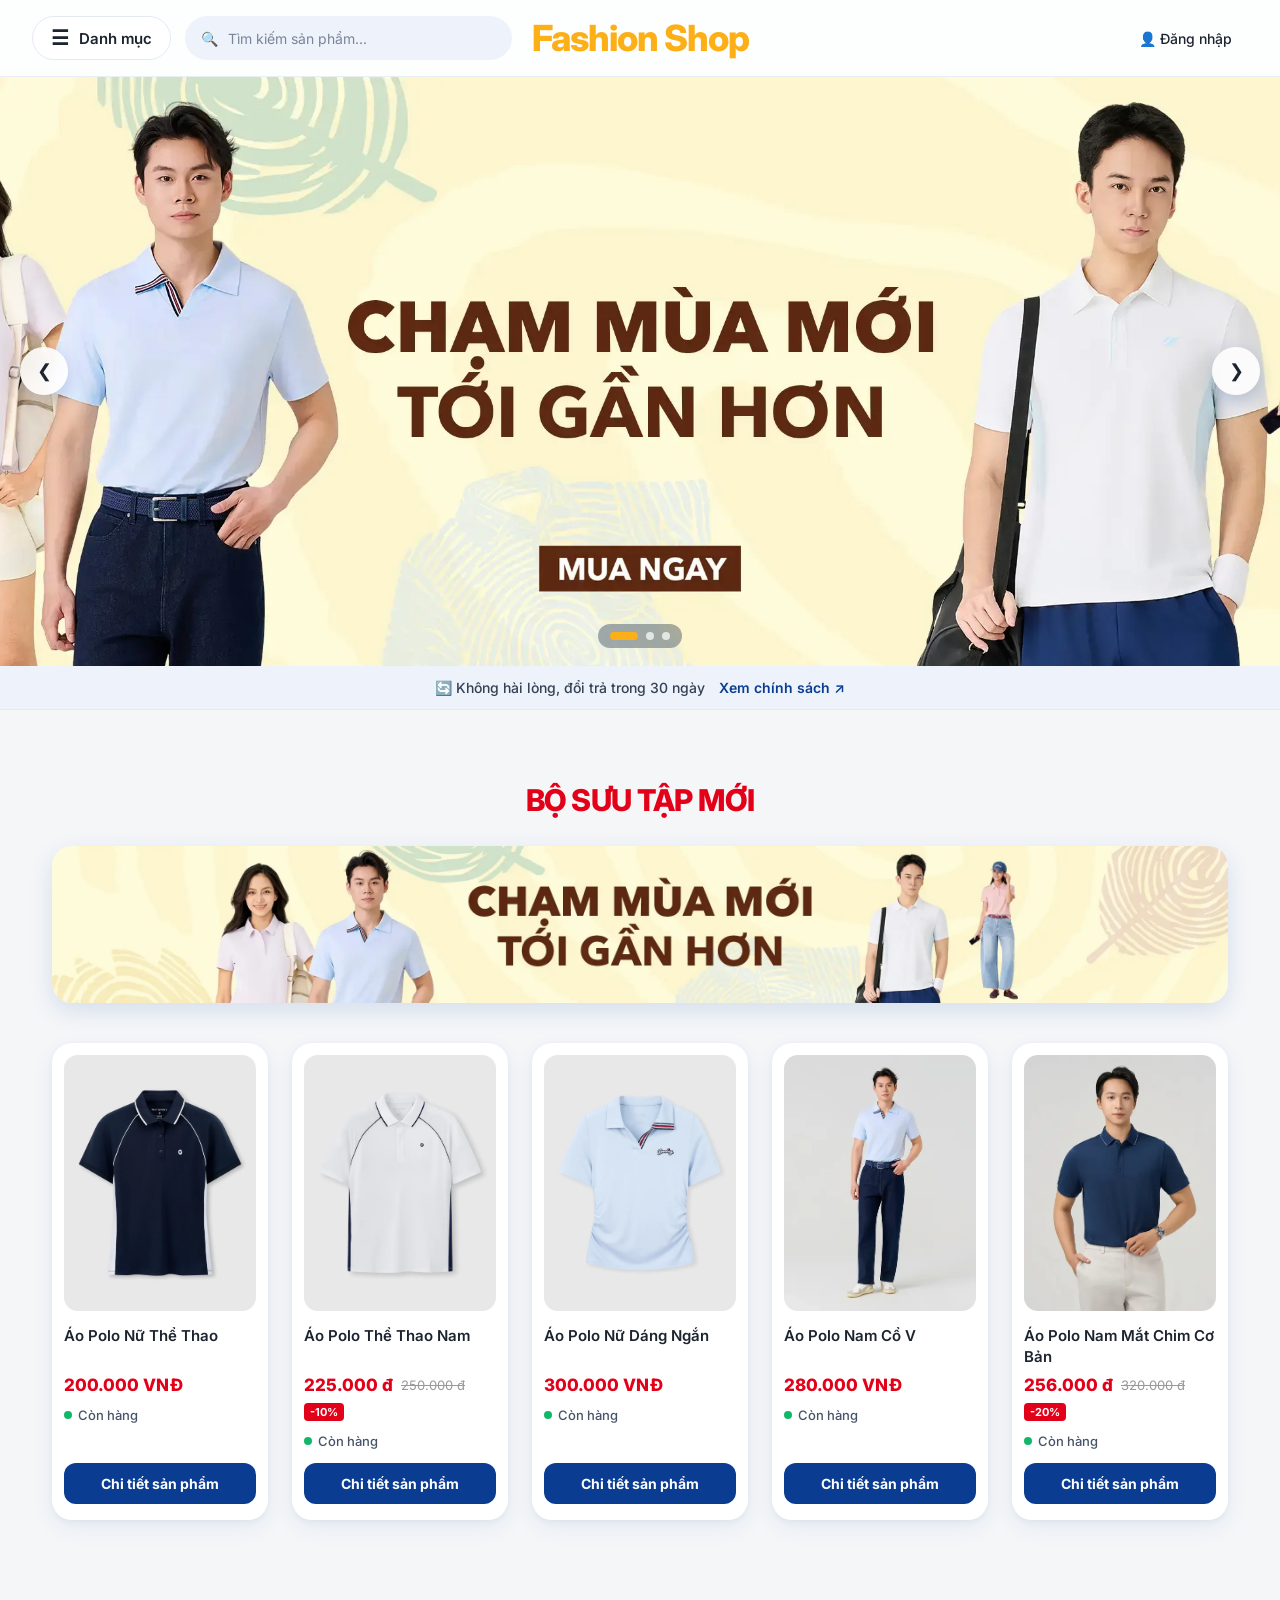
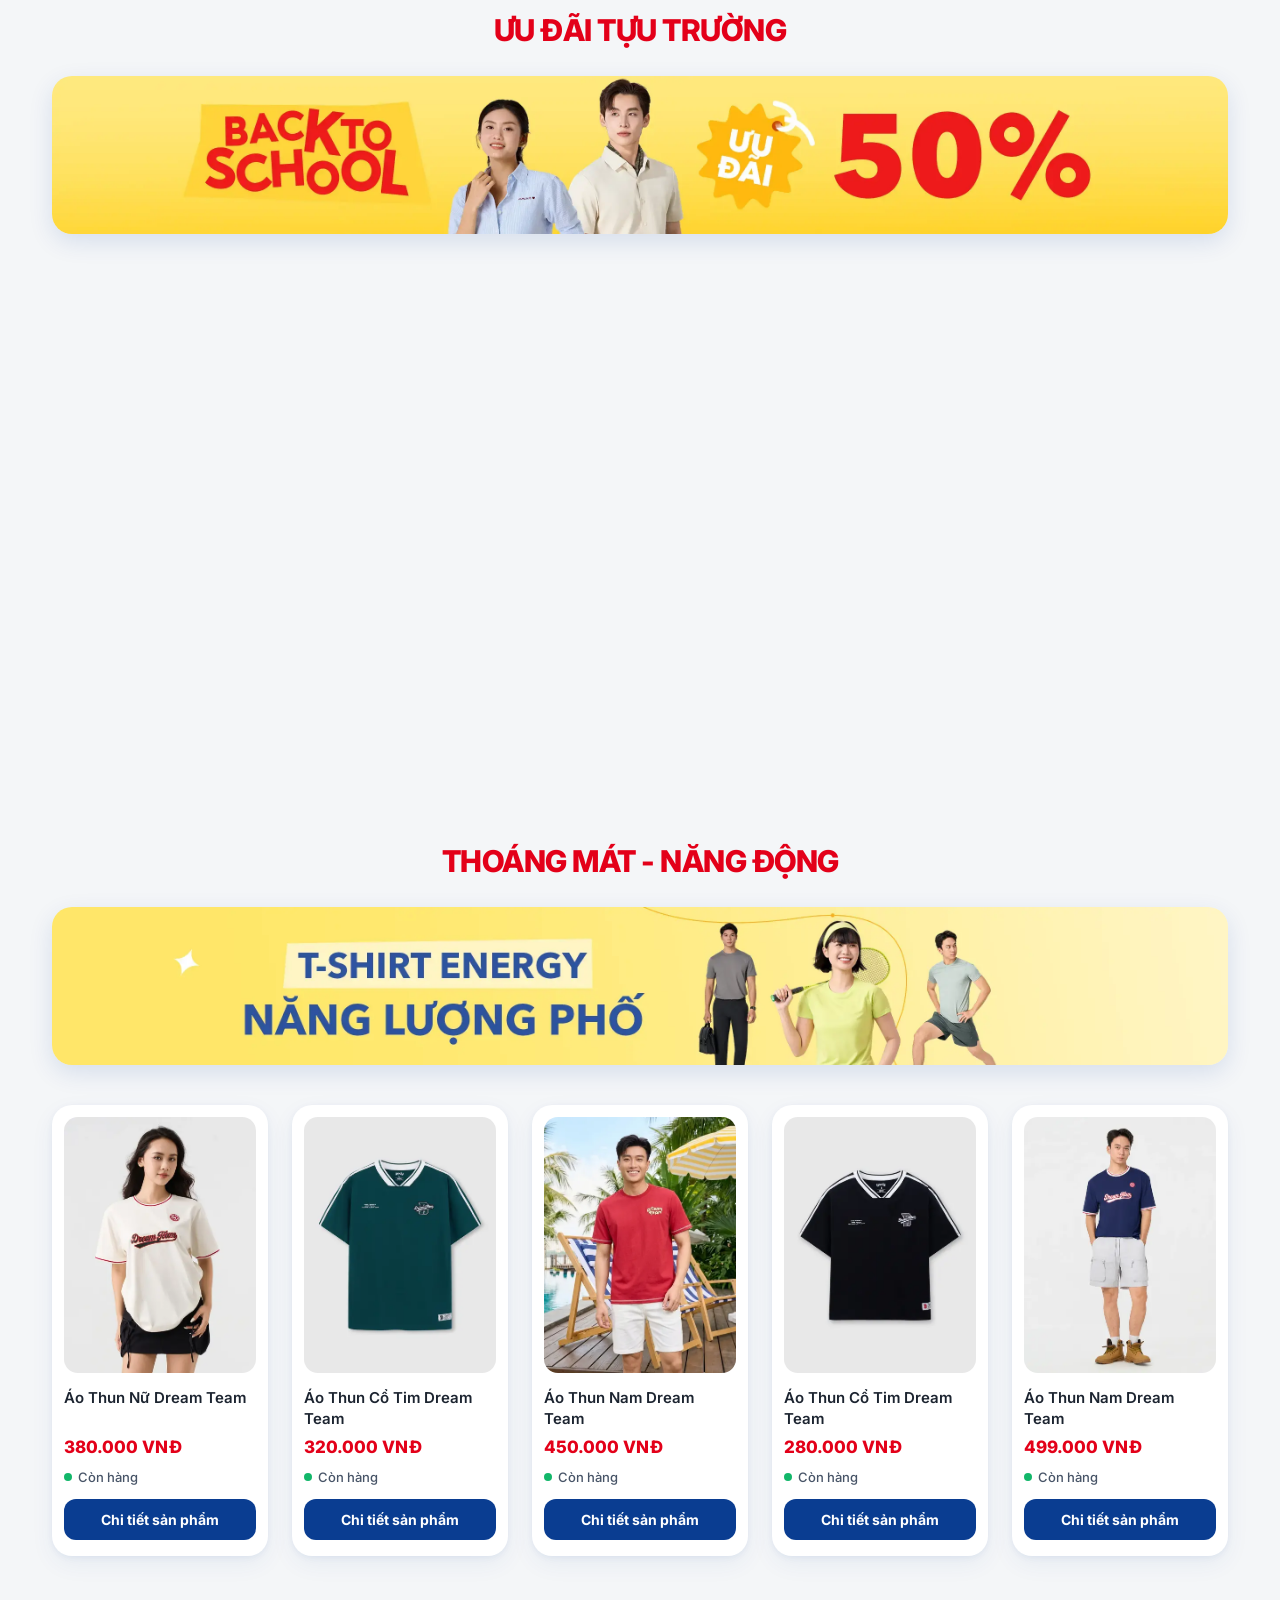
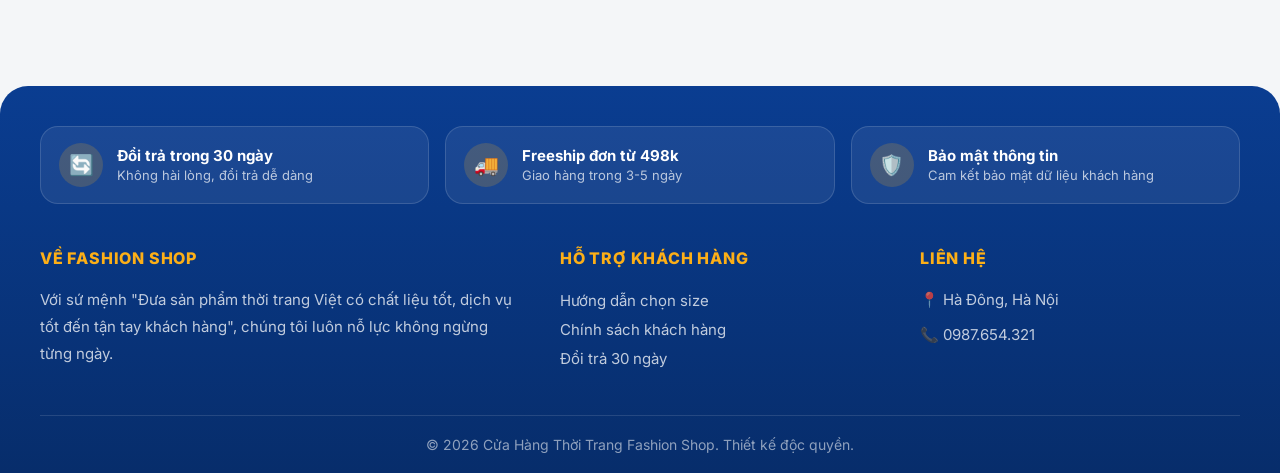
<file: index.html>
<!DOCTYPE html>
<html lang="vi">
<head>
    <meta charset="UTF-8">
    <title>Fashion Shop - Trang chủ</title>
    <link rel="stylesheet" href="style.css">
</head>
<body>
    <!-- Header sẽ được JS tự động chèn vào đây -->

    <section class="hero-chuyen">
        <div id="bang-chuyen">
            <div class="slide" onclick="document.getElementById('bo-suu-tap-1').scrollIntoView({behavior: 'smooth'})" style="background-image: url('km/km1.png');"></div>
            <div class="slide" onclick="document.getElementById('bo-suu-tap-2').scrollIntoView({behavior: 'smooth'})" style="background-image: url('km/km2.png');"></div>
            <div class="slide" onclick="document.getElementById('bo-suu-tap-3').scrollIntoView({behavior: 'smooth'})" style="background-image: url('km/km3.png');"></div>
        </div>
        <button id="nut-lui" aria-label="Ảnh trước">❮</button>
        <button id="nut-toi" aria-label="Ảnh sau">❯</button>
        <div id="cham-chuyen" class="cham-chuyen"></div>
    </section>

    <div class="thanh-doi-tra">
        🔄 Không hài lòng, đổi trả trong 30 ngày <a href="#">Xem chính sách ↗</a>
    </div>

    <!-- BỘ SƯU TẬP 1 -->
    <div id="bo-suu-tap-1" class="phan-cach-khu-vuc"><h2>BỘ SƯU TẬP MỚI</h2></div>
    <div class="khung-banner">
        <img src="km/km4.png" alt="Banner Khuyến Mãi 4">
    </div>
    <main class="khu-san-pham">
        <div class="danh-sach-san-pham" id="khu-vuc-sp-1"></div>
    </main>

    <!-- BỘ SƯU TẬP 2 -->
    <div id="bo-suu-tap-2" class="phan-cach-khu-vuc"><h2>Ưu đãi tựu trường</h2></div>
    <div class="khung-banner">
        <img src="km/km5.png" alt="Banner Khuyến Mãi 5">
    </div>
    <main class="khu-san-pham">
        <div class="danh-sach-san-pham" id="khu-vuc-sp-2"></div>
    </main>

    <!-- BỘ SƯU TẬP 3 -->
    <div id="bo-suu-tap-3" class="phan-cach-khu-vuc"><h2>Thoáng mát - Năng động</h2></div>
    <div class="khung-banner">
        <img src="km/km6.png" alt="Banner Khuyến Mãi 6">
    </div>
    <main class="khu-san-pham khu-san-pham-cuoi">
        <div class="danh-sach-san-pham" id="khu-vuc-sp-3"></div>
    </main>

    <!-- Footer và Các cửa sổ nổi sẽ được JS tự động chèn vào đây -->
    <script src="script.js"></script>
</body>
</html>
</file>
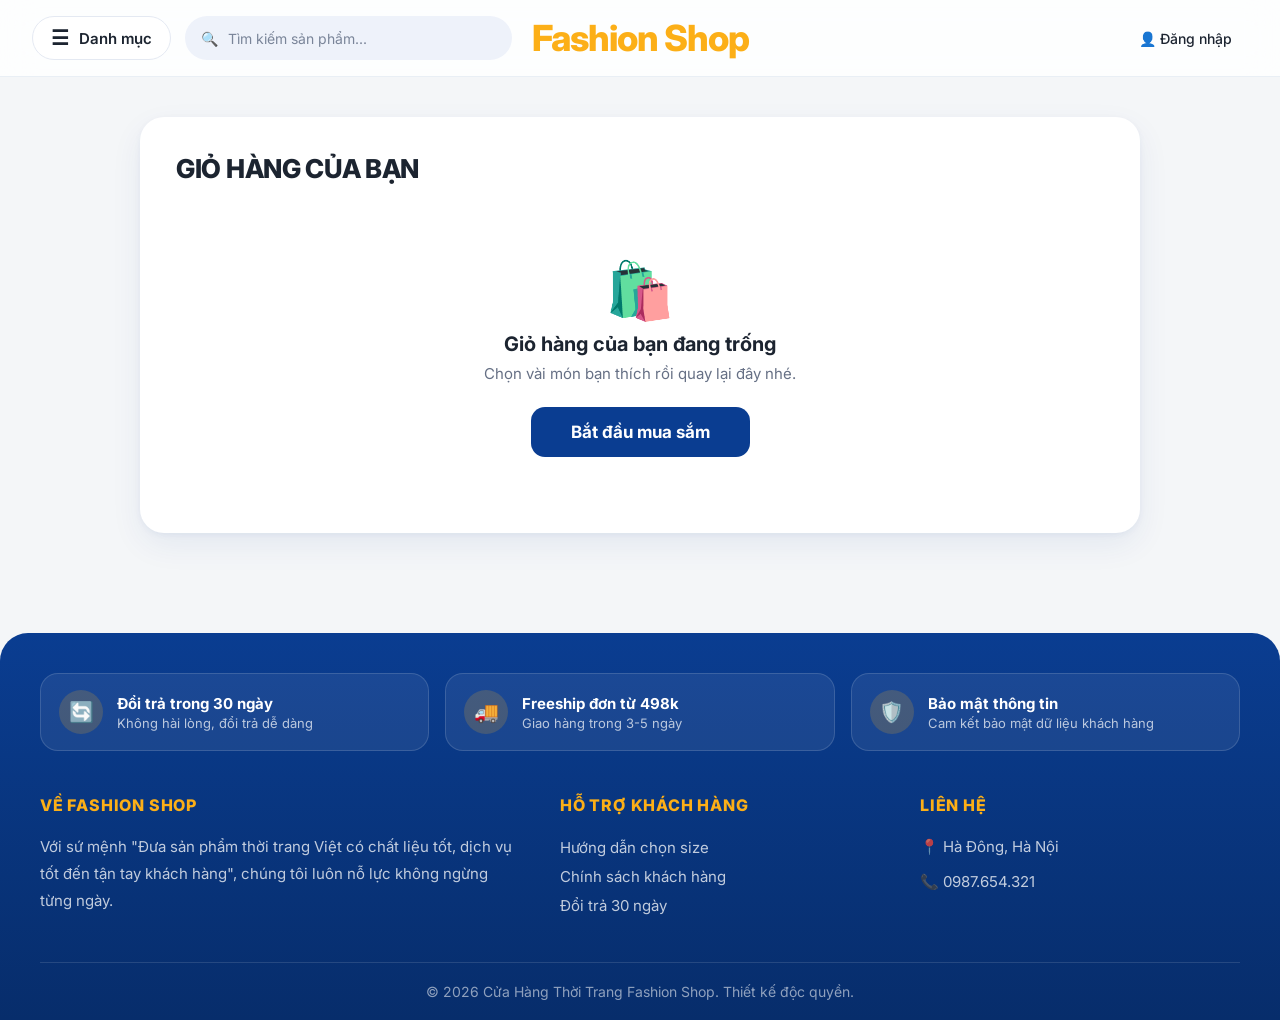
<file: giohang.html>
<!DOCTYPE html>
<html lang="vi">
<head>
    <meta charset="UTF-8">
    <title>Giỏ Hàng Của Bạn - Fashion Shop</title>
    <link rel="stylesheet" href="style.css">
</head>
<body>
    <!-- Header sẽ được JS tự động chèn vào đây -->

    <main>
        <div class="khu-vuc-thanh-toan">
            <h2 class="tieu-de-gio-hang">GIỎ HÀNG CỦA BẠN <span id="so-san-pham-gio" class="so-san-pham-gio"></span></h2>

            <div id="thanh-freeship" class="thanh-freeship">
                <div id="freeship-chu" class="freeship-chu"></div>
                <div class="freeship-nen"><div id="freeship-tien" class="freeship-tien"></div></div>
            </div>

            <div class="thanh-tieu-de-gio gio-luoi">
                <div class="gio-o-chon"><input type="checkbox" id="check-all" class="hop-checkbox" title="Chọn tất cả"></div>
                <div>Sản phẩm</div>
                <div class="gio-o-gia">Đơn giá</div>
                <div class="gio-o-sl">Số lượng</div>
                <div class="gio-o-tien">Thành tiền</div>
                <div class="gio-o-xoa"></div>
            </div>

            <div id="danh-sach-mua"></div>

            <div class="gio-thanh-thanh-toan">
                <div class="tong-ket-gio">
                    <span class="chu-tong">Tổng cộng <small id="so-mon-chon"></small></span>
                    <span class="so-tong"><span id="tong-tien">0</span> VNĐ</span>
                </div>

                <div class="khu-vuc-nut-mua">
                    <a href="index.html" class="nut-quay-lai">🔙 Tiếp tục mua sắm</a>
                    <button id="nut-thanh-toan" class="nut-thanh-toan-moi">💳 Thanh toán ngay</button>
                </div>
            </div>
        </div>
    </main>

    <!-- Footer và Các cửa sổ nổi sẽ được JS tự động chèn vào đây -->
    <script src="script.js"></script>
</body>
</html>
</file>
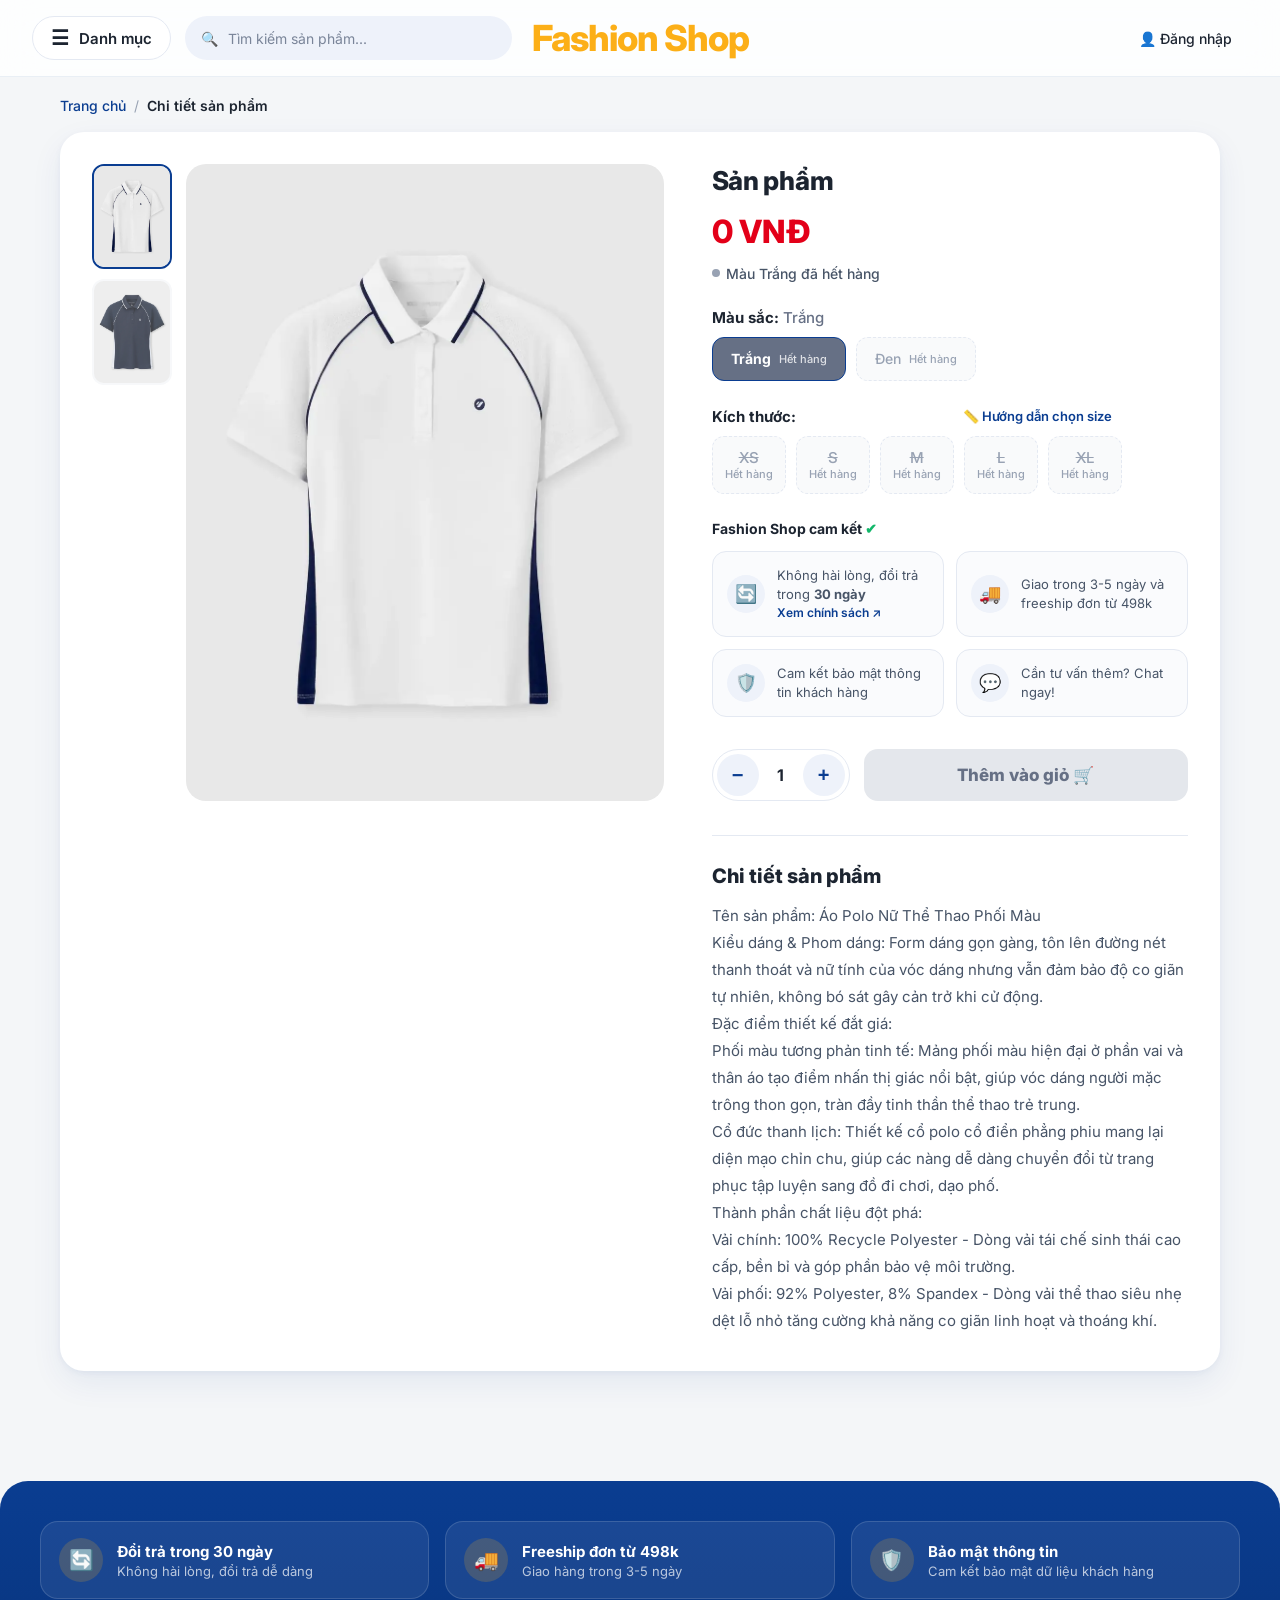
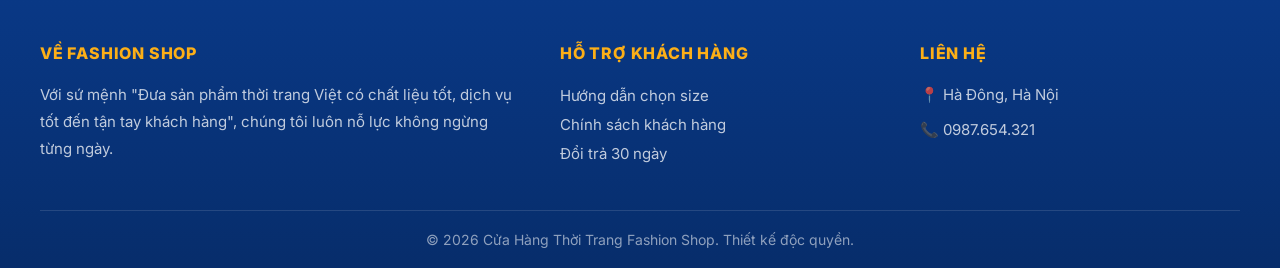
<file: sp.html>
<!DOCTYPE html>
<html lang="vi">
<head>
    <meta charset="UTF-8">
    <title>Chi Tiết Sản Phẩm - Fashion Shop</title>
    <link rel="stylesheet" href="style.css">
</head>
<body>
    <!-- Header sẽ được JS tự động chèn vào đây -->

    <main class="container-sp">
        <nav class="duong-dan-breadcrumb" aria-label="Đường dẫn">
            <a href="index.html">Trang chủ</a><span class="phan-cach-bc">/</span><span class="bc-hien-tai">Chi tiết sản phẩm</span>
        </nav>
        
        <div class="layout-chi-tiet">
            <div class="cot-anh">
                <div class="danh-sach-anh-nho">
                    <img id="thumb-trang" src="" class="active" alt="Màu Trắng">
                    <img id="thumb-den" src="" alt="Màu Đen">
                </div>
                <div class="anh-chinh-wrapper">
                    <img id="sp-anh" src="" alt="Ảnh sản phẩm">
                </div>
            </div>
            
            <div class="cot-thong-tin">
                <h2 id="sp-ten" class="ten-sp">Tên sản phẩm</h2>

                <div class="gia-ca-khu-vuc">
                    <span id="sp-gia" class="gia-moi">0 VNĐ</span>
                </div>
                
                <div class="tieu-de-thuoc-tinh">Màu sắc: <span id="mau-dang-chon" class="gia-tri-chon"></span></div>
                <div id="chon-mau" class="nhom-thuoc-tinh">
                    <div class="nut-chon active">Trắng</div>
                    <div class="nut-chon">Đen</div>
                </div>

                <div class="tieu-de-thuoc-tinh tieu-de-size">
                    <span>Kích thước: <span id="size-dang-chon" class="gia-tri-chon">XS</span></span> 
                    <a href="#" id="nut-mo-size">📏 Hướng dẫn chọn size</a>
                </div>
                <div id="chon-size" class="nhom-thuoc-tinh">
                    <div class="nut-chon active">XS</div>
                    <div class="nut-chon">S</div>
                    <div class="nut-chon">M</div>
                    <div class="nut-chon">L</div>
                    <div class="nut-chon">XL</div>
                </div>
                
                <div class="tieu-de-cam-ket">Fashion Shop cam kết <span class="dau-tich">✔</span></div>
                <div class="hop-cam-ket">
                    <div class="item-cam-ket"><span>🔄</span><div>Không hài lòng, đổi trả trong <b>30 ngày</b><br><a href="#">Xem chính sách ↗</a></div></div>
                    <div class="item-cam-ket"><span>🚚</span><div>Giao trong 3-5 ngày và freeship đơn từ 498k</div></div>
                    <div class="item-cam-ket"><span>🛡️</span><div>Cam kết bảo mật thông tin khách hàng</div></div>
                    <div class="item-cam-ket"><span>💬</span><div>Cần tư vấn thêm? Chat ngay!</div></div>
                </div>

                <div class="hanh-dong-mua">
                    <div class="chon-so-luong">
                        <button id="nut-tru-sp" aria-label="Giảm số lượng">−</button>
                        <input type="text" id="so-luong-sp" value="1" readonly aria-label="Số lượng">
                        <button id="nut-cong-sp" aria-label="Tăng số lượng">+</button>
                    </div>
                    <button id="sp-nut-mua">Thêm vào giỏ 🛒</button>
                </div>
                
                <div class="phan-mo-ta" id="khu-vuc-mo-ta">
                    <h3>Chi tiết sản phẩm</h3>
                    <div id="noi-dung-chi-tiet">
                        <p style="color: #888;">Đang tải thông tin chi tiết...</p>
                    </div>
                </div>
            </div>
        </div>
    </main>

    <!-- Footer và Các cửa sổ nổi sẽ được JS tự động chèn vào đây -->
    <script src="script.js"></script>
</body>
</html>
</file>
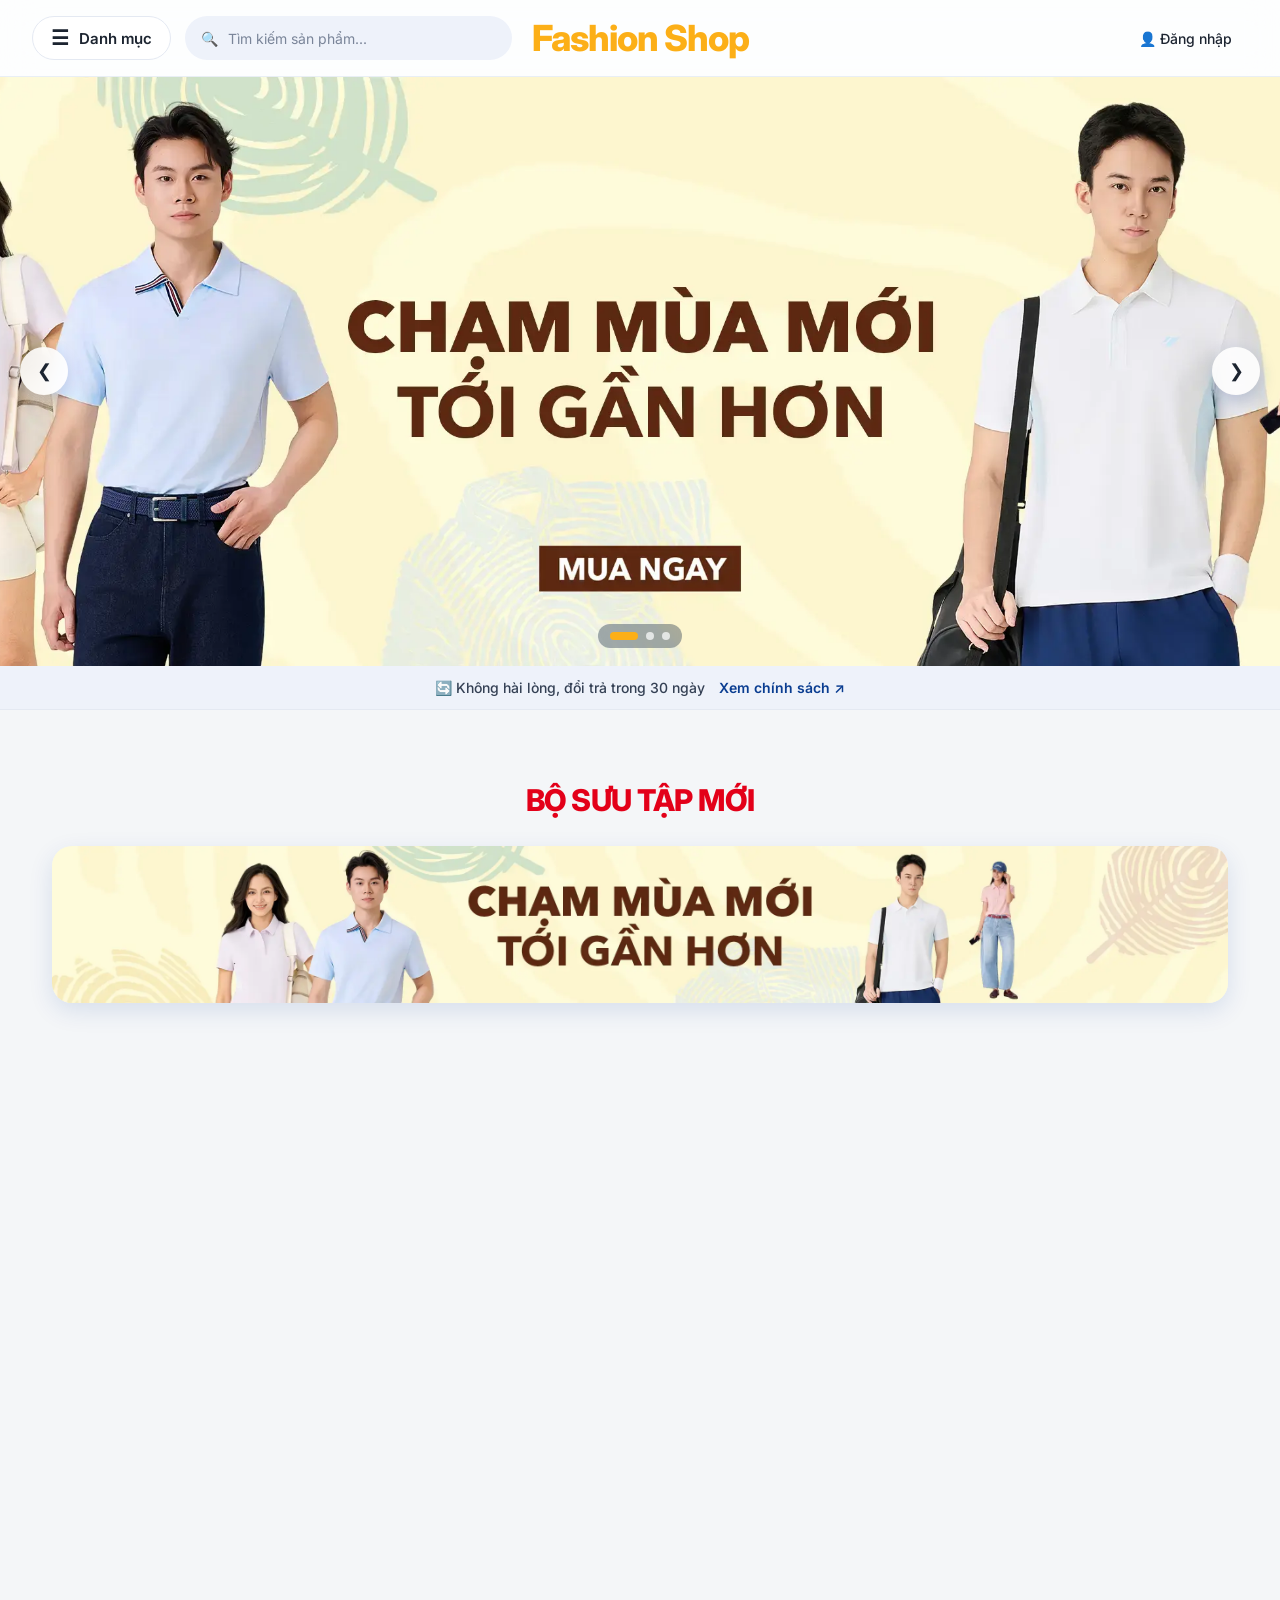
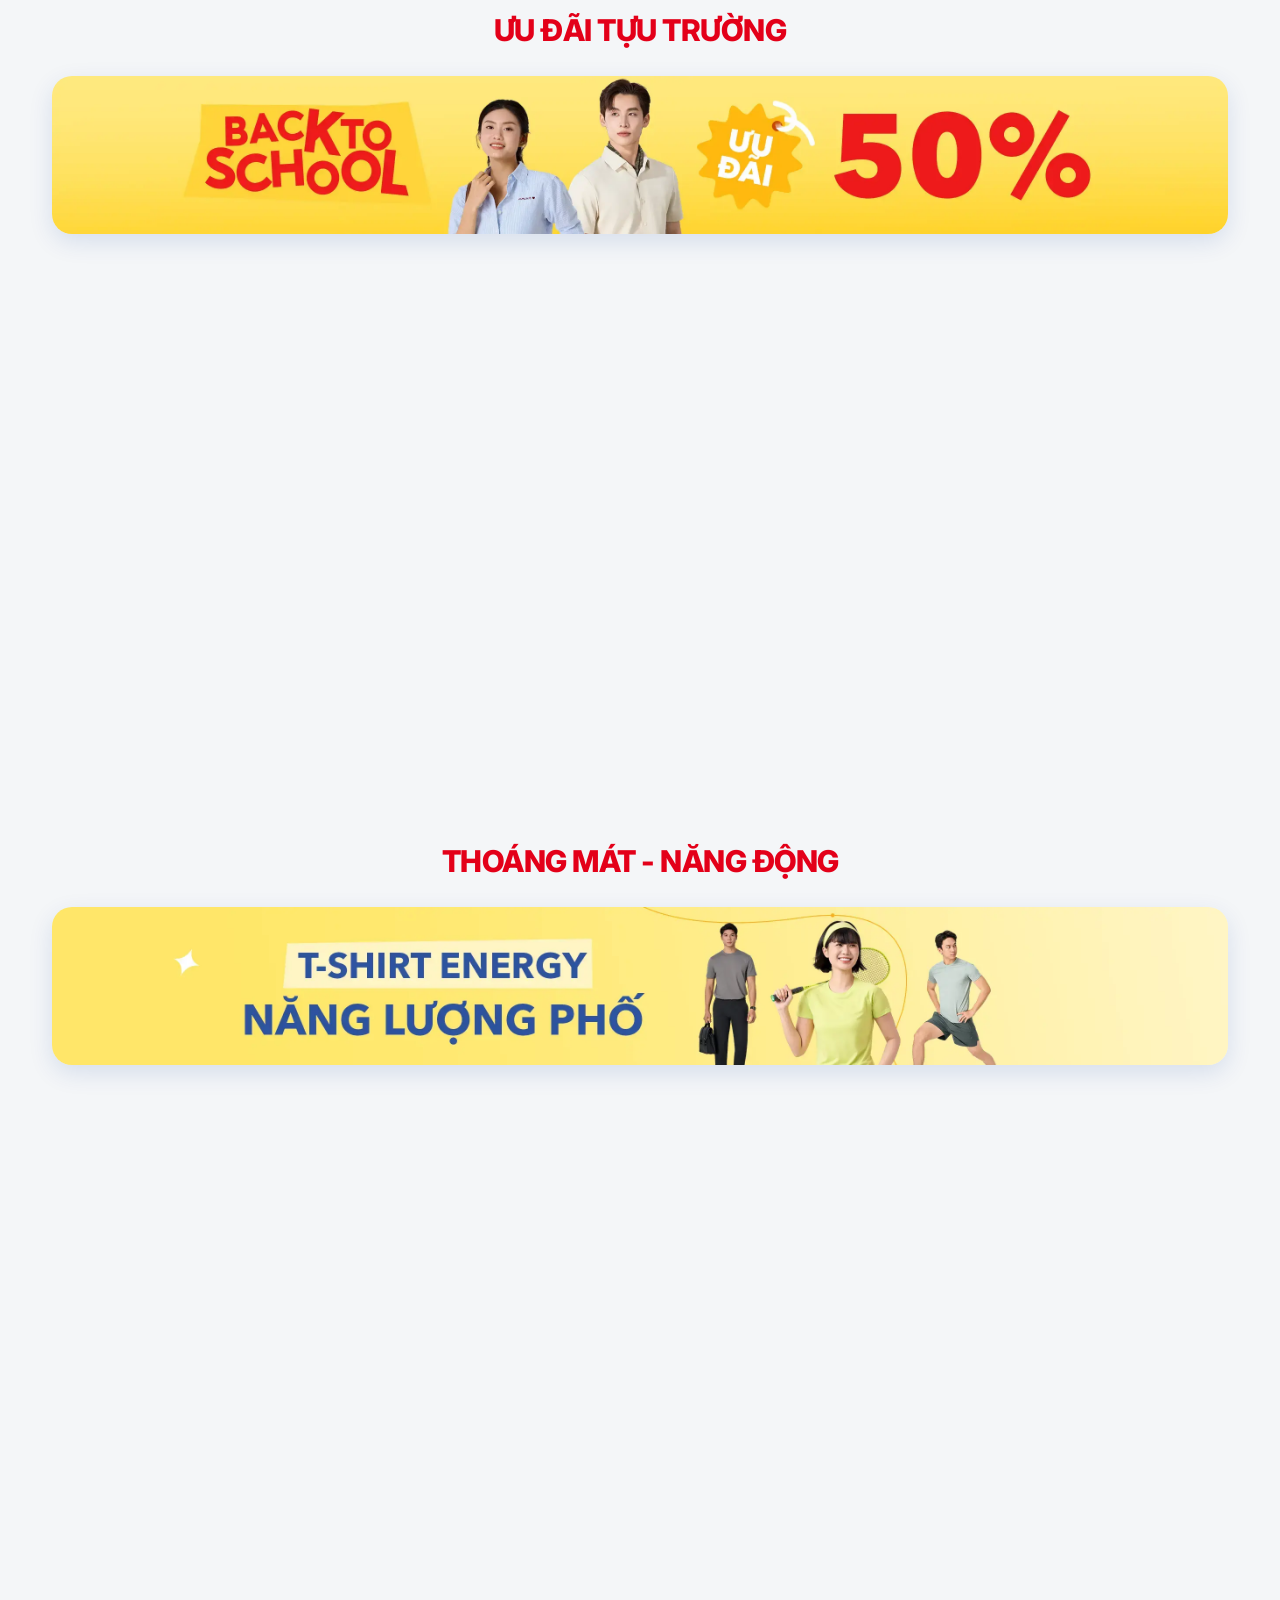
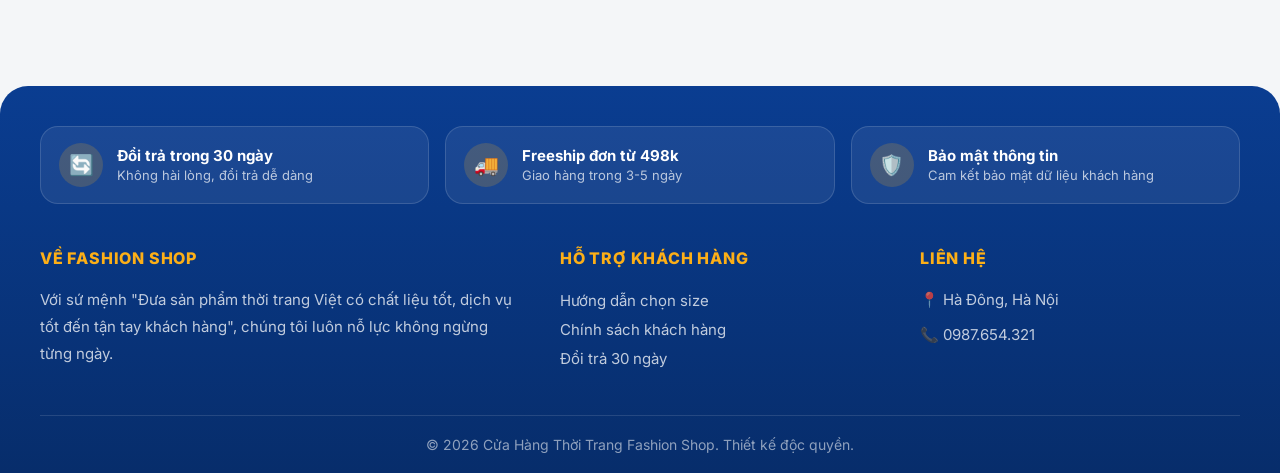
<file: thanhtoan.html>
<!DOCTYPE html>
<html lang="vi">
<head>
    <meta charset="UTF-8">
    <title>Thanh Toán - Fashion Shop</title>
    <link rel="stylesheet" href="style.css">
</head>
<body>
    <!-- Header sẽ được JS tự động chèn vào đây -->

    <nav class="cac-buoc" aria-label="Các bước đặt hàng">
        <a href="giohang.html" class="buoc da-xong"><span class="buoc-so">✓</span><span>Giỏ hàng</span></a>
        <span class="buoc-noi da-xong"></span>
        <div class="buoc hien-tai"><span class="buoc-so">2</span><span>Thanh toán</span></div>
        <span class="buoc-noi"></span>
        <div class="buoc"><span class="buoc-so">3</span><span>Hoàn tất</span></div>
    </nav>

    <main class="layout-thanh-toan">
        <div class="khung-thong-tin">
            <h2 class="tieu-de-form">📝 Thông Tin Giao Hàng</h2>
            <input type="text" id="ten-khach-hang" class="form-nhap" placeholder="Họ và tên người nhận (*)" autocomplete="name" aria-label="Họ và tên người nhận">
            <div class="loi-o"></div>
            <input type="tel" id="sdt-khach-hang" class="form-nhap" placeholder="Số điện thoại (*)" autocomplete="tel" inputmode="tel" aria-label="Số điện thoại">
            <div class="loi-o"></div>
            <input type="text" id="dia-chi-khach-hang" class="form-nhap" placeholder="Địa chỉ nhận hàng (Số nhà, Phường/Xã, Quận/Huyện, Tỉnh/TP) (*)" autocomplete="street-address" aria-label="Địa chỉ nhận hàng">
            <div class="loi-o"></div>
            <textarea id="ghi-chu-khach-hang" class="form-nhap" rows="3" placeholder="Ghi chú thêm cho shipper (Không bắt buộc)" aria-label="Ghi chú cho shipper"></textarea>

            <h2 class="tieu-de-form tieu-de-form-thu-hai">💳 Phương Thức Thanh Toán</h2>
            <label class="phuong-thuc-tt">
                <input type="radio" name="pttt" value="Thanh toán khi nhận hàng (COD)" checked> 
                <b>Thanh toán khi nhận hàng (COD)</b>
            </label>
            <label class="phuong-thuc-tt phuong-thuc-tat" id="the-chuyen-khoan">
                <input type="radio" name="pttt" value="Chuyển khoản qua Ngân hàng (Mã QR)" disabled> 
                <b>Chuyển khoản qua Ngân hàng (Mã QR)</b>
                <span class="nhan-chua-ho-tro">Tạm thời chưa hỗ trợ</span>
            </label>
        </div>

        <div class="khung-don-hang">
            <h2 class="tieu-de-form">🛒 Đơn Hàng Của Bạn</h2>
            <div id="danh-sach-thanh-toan"></div>
            <div class="dong-van-chuyen">
                <span>Phí vận chuyển:</span>
                <b id="gia-tri-van-chuyen">Miễn phí</b>
            </div>
            <div id="goi-y-freeship" class="goi-y-freeship"></div>
            <div class="dong-tong-tien">
                <span>Tổng thanh toán:</span>
                <span class="so-tien-tong"><span id="tong-tien-thanh-toan">0</span> đ</span>
            </div>
            <button id="nut-xac-nhan-dat-hang">ĐẶT HÀNG NGAY</button>
            <div class="ghi-chu-bao-mat">🔒 Thông tin của bạn được bảo mật tuyệt đối</div>
            <div class="lien-ket-quay-lai">
                <a href="giohang.html">← Quay lại giỏ hàng</a>
            </div>
        </div>
    </main>

    <!-- Footer và Các cửa sổ nổi sẽ được JS tự động chèn vào đây -->
    <script src="script.js"></script>
</body>
</html>
</file>
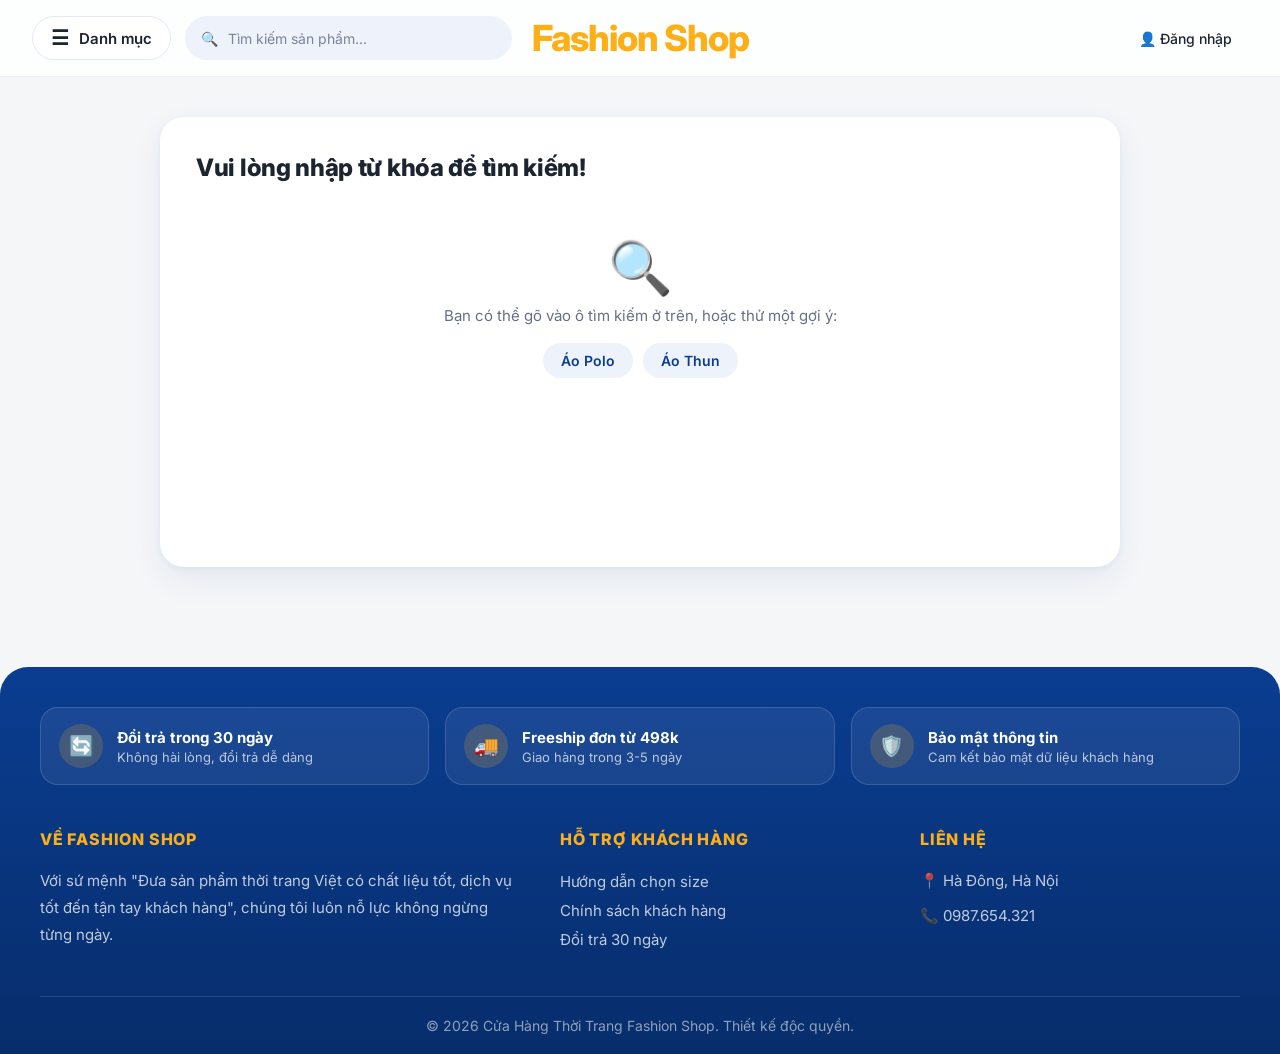
<file: timkiem.html>
<!DOCTYPE html>
<html lang="vi">
<head>
    <meta charset="UTF-8">
    <title>Kết quả tìm kiếm - Fashion Shop</title>
    <link rel="stylesheet" href="style.css">
</head>
<body>
    <!-- Header sẽ được JS tự động chèn vào đây -->

    <main>
        <div class="khu-vuc-tim-kiem">
            <h2 id="tieu-de-ket-qua">Đang tìm kiếm...</h2>
            <div id="thanh-loc-tim-kiem" class="thanh-loc-tim-kiem"></div>
            <div id="ket-qua-tim-kiem"></div>
        </div>
    </main>

    <!-- Footer và Các cửa sổ nổi sẽ được JS tự động chèn vào đây -->
    <script src="script.js"></script>
</body>
</html>
</file>
<file: style.css>
@import url('https://fonts.googleapis.com/css2?family=Inter:wght@400;500;600;700;800&display=swap');
/* ================================================== */
/* CSS GỐC VÀ DÙNG CHUNG CHO TẤT CẢ CÁC TRANG         */
/* ================================================== */
body { margin: 0; font-family: Arial, sans-serif; background-color: #f4f6f8; display: flex; flex-direction: column; min-height: 100vh; }
main { flex: 1; }
h2 { text-align: center; color: #003366; }

/* ================================================== */
/* HEADER THÔNG MINH (KÍNH MỜ - TÌM KIẾM GỢI Ý)        */
/* ================================================== */
:root { --xanh-chinh: #0A3D91; --xanh-nhat: #eef2fa; --vang: #fcaf17; --do: #e30019; --xanh-mint: #12B76A; --vien: #e4e9f2; }

.hd { position: sticky; top: 0; z-index: 1002; display: grid; grid-template-columns: 1fr auto 1fr; align-items: center; gap: 20px; padding: 16px 32px; background: rgba(255,255,255,0.82); -webkit-backdrop-filter: saturate(180%) blur(16px); backdrop-filter: saturate(180%) blur(16px); border-bottom: 1px solid rgba(10,61,145,0.08); font-family: 'Inter', Arial, sans-serif; transition: padding 0.3s ease, box-shadow 0.3s ease, background-color 0.3s ease; }
.hd.thu-gon { padding-top: 8px; padding-bottom: 8px; background: rgba(255,255,255,0.92); box-shadow: 0 8px 24px rgba(10,61,145,0.10); }
.hd-trai { display: flex; align-items: center; gap: 14px; min-width: 0; }

/* Nút Danh mục */
.hd-nut-danh-muc { display: inline-flex; align-items: center; gap: 10px; height: 44px; padding: 0 18px; border: 1px solid var(--vien); border-radius: 22px; background: #fff; color: #1c2430; font: 600 15px 'Inter', Arial, sans-serif; cursor: pointer; flex-shrink: 0; box-sizing: border-box; transition: background-color 0.2s, border-color 0.2s, color 0.2s, transform 0.15s; }
.hd-nut-danh-muc:hover { background: var(--xanh-chinh); border-color: var(--xanh-chinh); color: #fff; }
.hd-nut-danh-muc:active { transform: scale(0.97); }
.hd-icon-menu { font-size: 20px; line-height: 1; }

/* Ô tìm kiếm và bảng gợi ý */
.hd-tim { position: relative; flex: 1; max-width: 380px; min-width: 0; }
.hd-tim-icon { position: absolute; left: 16px; top: 50%; transform: translateY(-50%); font-size: 14px; pointer-events: none; }
.hd-tim input { width: 100%; height: 44px; padding: 0 18px 0 42px; border: 1px solid transparent; border-radius: 22px; background: var(--xanh-nhat); font: 400 14px 'Inter', Arial, sans-serif; color: #1c2430; outline: none; box-sizing: border-box; transition: background-color 0.2s, border-color 0.2s, box-shadow 0.2s; }
.hd-tim input::placeholder { color: #7a8599; }
.hd-tim input:focus { background: #fff; border-color: var(--xanh-chinh); box-shadow: 0 0 0 4px rgba(10,61,145,0.12); }
.hd-goi-y { display: none; position: absolute; top: calc(100% + 10px); left: 0; width: 100%; background: #fff; border: 1px solid var(--vien); border-radius: 18px; box-shadow: 0 18px 40px rgba(10,61,145,0.16); padding: 8px; z-index: 5; box-sizing: border-box; animation: goiYHien 0.18s ease; }
.hd-goi-y.mo { display: block; }
@keyframes goiYHien { from { opacity: 0; transform: translateY(-6px); } to { opacity: 1; transform: translateY(0); } }
.hd-goi-y-dong { display: flex; align-items: center; gap: 12px; padding: 8px 10px; border-radius: 12px; cursor: pointer; color: inherit; text-decoration: none; transition: background-color 0.15s; }
.hd-goi-y-dong:hover, .hd-goi-y-dong.chon, .hd-goi-y-xem-het.chon { background: var(--xanh-nhat); }
.hd-goi-y-dong img { width: 44px; height: 56px; object-fit: contain; background: #f4f6f8; border-radius: 8px; flex-shrink: 0; }
.hd-goi-y-thong-tin { flex: 1; min-width: 0; }
.hd-goi-y-ten { font-size: 14px; font-weight: 600; color: #1c2430; line-height: 1.35; overflow: hidden; display: -webkit-box; -webkit-line-clamp: 2; line-clamp: 2; -webkit-box-orient: vertical; }
.hd-goi-y-gia { margin-top: 4px; font-size: 13px; font-weight: 700; color: var(--do); }
.hd-goi-y-gia s { color: #8a94a6; font-weight: 400; margin-left: 6px; }
.hd-goi-y-xem-het { display: block; margin-top: 4px; padding: 12px; border-top: 1px solid var(--vien); border-radius: 0 0 12px 12px; text-align: center; font-size: 14px; font-weight: 600; color: var(--xanh-chinh); text-decoration: none; cursor: pointer; transition: background-color 0.15s; }
.hd-goi-y-xem-het:hover { background: var(--xanh-nhat); }
.hd-goi-y-rong { padding: 18px 12px; text-align: center; font-size: 14px; color: #667085; line-height: 1.5; }

/* Logo */
.hd-logo { text-decoration: none; text-align: center; min-width: 0; }
.hd-logo h1 { margin: 0; display: inline-block; white-space: nowrap; color: var(--vang); font: 800 36px/1 'Inter', Arial, sans-serif; letter-spacing: -1px; cursor: pointer; transition: font-size 0.3s ease; }
.hd.thu-gon .hd-logo h1 { font-size: 28px; }

/* Khu vực tài khoản và giỏ hàng */
.khu-vuc-gio-hang { display: flex; align-items: center; justify-content: flex-end; gap: 10px; }
.hd-nut-tai-khoan { display: inline-block; max-width: 220px; height: 44px; padding: 0 16px; border: none; border-radius: 22px; background: transparent; color: #1c2430; font: 500 14px 'Inter', Arial, sans-serif; white-space: nowrap; overflow: hidden; text-overflow: ellipsis; cursor: pointer; transition: background-color 0.2s, color 0.2s; }
.hd-nut-tai-khoan:hover { background: var(--xanh-nhat); color: var(--xanh-chinh); }
.hd-nut-gio { display: inline-flex; align-items: center; gap: 8px; height: 44px; padding: 0 8px 0 18px; border-radius: 22px; background: var(--vang); color: var(--xanh-chinh); text-decoration: none; font: 700 14px 'Inter', Arial, sans-serif; white-space: nowrap; box-sizing: border-box; transition: transform 0.2s, box-shadow 0.2s, background-color 0.2s; }
.hd-nut-gio:hover { background: #ffbd3d; transform: translateY(-2px); box-shadow: 0 8px 18px rgba(252,175,23,0.45); }
.hd-so-luong { min-width: 28px; height: 28px; padding: 0 8px; box-sizing: border-box; display: inline-flex; align-items: center; justify-content: center; border-radius: 14px; background: var(--xanh-chinh); color: #fff; font-size: 13px; font-weight: 700; }
.hd-so-luong.nay { animation: gioNay 0.45s cubic-bezier(0.3, 1.6, 0.5, 1); }
@keyframes gioNay { 0% { transform: scale(1); } 40% { transform: scale(1.45); } 100% { transform: scale(1); } }

/* Viền focus cho người dùng bàn phím */
.hd button:focus-visible, .hd a:focus-visible, #mega-menu button:focus-visible { outline: 3px solid rgba(10,61,145,0.45); outline-offset: 2px; }

/* ================================================== */
/* TRANG CHỦ: BĂNG CHUYỀN - THANH ĐỔI TRẢ - SẢN PHẨM   */
/* ================================================== */

/* Băng chuyền ảnh */
.hero-chuyen { position: relative; overflow: hidden; }
#bang-chuyen { display: flex; width: 100%; transition: transform 0.6s cubic-bezier(0.65, 0, 0.35, 1); will-change: transform; }
.slide { min-width: 100%; height: clamp(220px, 46vw, 650px); background-size: cover; background-position: center; cursor: pointer; }
#nut-lui, #nut-toi { position: absolute; top: 50%; transform: translateY(-50%); z-index: 10; width: 48px; height: 48px; border: none; border-radius: 50%; background: rgba(255,255,255,0.88); -webkit-backdrop-filter: blur(8px); backdrop-filter: blur(8px); color: #1c2430; font-size: 18px; cursor: pointer; box-shadow: 0 6px 18px rgba(10,61,145,0.20); transition: transform 0.2s ease, background-color 0.2s ease; }
#nut-lui { left: 20px; }
#nut-toi { right: 20px; }
#nut-lui:hover, #nut-toi:hover { background: #fff; transform: translateY(-50%) scale(1.1); }
#nut-lui:focus-visible, #nut-toi:focus-visible, .cham:focus-visible { outline: 3px solid rgba(10,61,145,0.5); outline-offset: 2px; }
.cham-chuyen { position: absolute; left: 50%; bottom: 18px; transform: translateX(-50%); z-index: 10; display: flex; gap: 8px; padding: 8px 12px; border-radius: 20px; background: rgba(11,31,58,0.35); -webkit-backdrop-filter: blur(6px); backdrop-filter: blur(6px); }
.cham { width: 8px; height: 8px; padding: 0; border: none; border-radius: 4px; background: rgba(255,255,255,0.7); cursor: pointer; transition: width 0.3s ease, background-color 0.3s ease; }
.cham.active { width: 28px; background: var(--vang); }

/* Thanh đổi trả */
.thanh-doi-tra { background-color: var(--xanh-nhat); text-align: center; padding: 13px 16px; font: 500 14px 'Inter', Arial, sans-serif; color: #344054; border-bottom: 1px solid var(--vien); }
.thanh-doi-tra a { color: var(--xanh-chinh); text-decoration: none; font-weight: 600; margin-left: 10px; transition: opacity 0.2s; }
.thanh-doi-tra a:hover { opacity: 0.7; }

/* Tiêu đề bộ sưu tập và banner */
.phan-cach-khu-vuc { text-align: center; margin: 72px auto 28px auto; position: relative; max-width: 95%; scroll-margin-top: 100px; }
.phan-cach-khu-vuc h2 { display: inline-block; margin: 0; padding: 0 28px; background-color: #f4f6f8; position: relative; z-index: 2; font: 800 30px/1.2 'Inter', Arial, sans-serif; letter-spacing: -0.5px; text-transform: uppercase; color: var(--do); }
.phan-cach-khu-vuc::after { content: ''; position: absolute; top: 50%; left: 0; right: 0; height: 2px; background: linear-gradient(to right, transparent, #cfd7e6, transparent); z-index: 1; }
.khung-banner { width: 95%; max-width: 1400px; margin: 0 auto 20px auto; padding: 0 20px; text-align: center; box-sizing: border-box; }
.khung-banner img { display: block; width: 100%; border-radius: 20px; box-shadow: 0 8px 24px rgba(10,61,145,0.12); }
.khu-san-pham { width: 95%; max-width: 1400px; margin-left: auto; margin-right: auto; padding: 0 20px; box-sizing: border-box; }
.khu-san-pham-cuoi { margin-bottom: 50px; }

/* Lưới và thẻ sản phẩm */
.danh-sach-san-pham { display: grid; grid-template-columns: repeat(auto-fill, minmax(210px, 1fr)); gap: 24px; padding: 20px 0; }
.hop-san-pham { position: relative; display: flex; flex-direction: column; box-sizing: border-box; background-color: white; border-radius: 20px; padding: 12px 12px 16px 12px; text-align: left; font-family: 'Inter', Arial, sans-serif; box-shadow: 0 2px 6px rgba(10,61,145,0.06), 0 8px 24px rgba(10,61,145,0.06); transition: transform 0.3s ease, box-shadow 0.3s ease; }
.hop-san-pham:hover { transform: translateY(-8px); box-shadow: 0 4px 10px rgba(10,61,145,0.08), 0 22px 42px rgba(10,61,145,0.15); }
.hop-san-pham-anh { overflow: hidden; border-radius: 14px; background-color: #f4f6f8; }
.hop-san-pham-anh img { display: block; width: 100%; height: auto; cursor: pointer; transition: transform 0.45s ease; }
.hop-san-pham:hover .hop-san-pham-anh img { transform: scale(1.06); }
.hop-san-pham.het-hang .hop-san-pham-anh img { filter: grayscale(0.7); opacity: 0.65; }
.hop-san-pham h3 { margin: 14px 0 8px 0; min-height: 2.8em; font-size: 15px; font-weight: 600; line-height: 1.4; color: #1c2430; text-align: left; overflow: hidden; display: -webkit-box; -webkit-line-clamp: 2; line-clamp: 2; -webkit-box-orient: vertical; }
.hop-san-pham p { margin: 0; color: var(--do); font-weight: 800; font-size: 17px; }
.hop-san-pham .khung-gia { justify-content: flex-start; flex-wrap: wrap; gap: 8px; margin-top: 0; font-size: 17px; font-weight: 800; }
.hop-san-pham .gia-giam { color: var(--do); }
.hop-san-pham .gia-goc { font-size: 13px; font-weight: 400; }

/* Trạng thái tồn kho */
.hop-san-pham .the-ton-kho { margin: 12px 0 14px 0; font-size: 13px; font-style: normal; color: #475467; }
.ton-kho-chu { display: flex; align-items: center; gap: 6px; font-weight: 500; }
.cham-trang-thai { width: 8px; height: 8px; border-radius: 50%; background: var(--xanh-mint); flex-shrink: 0; }
.ton-kho-thanh { height: 4px; margin-top: 7px; border-radius: 2px; background: #eaecf0; overflow: hidden; }
.ton-kho-thanh span { display: block; height: 100%; border-radius: 2px; background: var(--xanh-mint); }
.ton-kho-sap-het { color: #b54708; }
.ton-kho-sap-het .cham-trang-thai, .ton-kho-sap-het .ton-kho-thanh span { background: #f79009; }
.ton-kho-het { color: #98a2b3; }
.ton-kho-het .cham-trang-thai, .ton-kho-het .ton-kho-thanh span { background: #98a2b3; }

/* Nút xem chi tiết */
.nut-mua-hang { margin-top: auto; background-color: var(--xanh-chinh); color: white; border: none; padding: 12px 20px; border-radius: 12px; cursor: pointer; font: 700 14px 'Inter', Arial, sans-serif; width: 100%; transition: background-color 0.25s ease, color 0.25s ease, transform 0.15s ease; }
.nut-mua-hang:hover { background-color: var(--vang); color: var(--xanh-chinh); }
.nut-mua-hang:active { transform: scale(0.98); }
.nut-mua-hang:focus-visible { outline: 3px solid rgba(10,61,145,0.45); outline-offset: 2px; }

/* Hiệu ứng thẻ trượt nhẹ vào khi cuộn tới */
.hop-san-pham.cho-hien { opacity: 0; }
.hop-san-pham.dang-hien { animation: sanPhamHien 0.55s ease backwards; }
@keyframes sanPhamHien { from { opacity: 0; transform: translateY(18px); } }

@media (prefers-reduced-motion: reduce) {
    #bang-chuyen, .hop-san-pham, .hop-san-pham-anh img, .cham { transition: none !important; }
    .hop-san-pham.dang-hien { animation: none !important; }
}

/* TRANG GIỎ HÀNG */
.khu-vuc-thanh-toan { width: calc(100% - 32px); max-width: 1000px; margin: 40px auto; padding: 36px; box-sizing: border-box; background-color: white; border-radius: 24px; box-shadow: 0 2px 6px rgba(10,61,145,0.05), 0 12px 32px rgba(10,61,145,0.07); font-family: 'Inter', Arial, sans-serif; }
.tieu-de-gio-hang { margin: 0 0 22px 0; text-align: left; color: #1c2430; font-size: 26px; font-weight: 800; letter-spacing: -0.3px; }
.so-san-pham-gio { margin-left: 8px; font-size: 15px; font-weight: 500; letter-spacing: 0; color: #667085; }

/* Thanh tiến độ miễn phí vận chuyển */
.thanh-freeship { margin-bottom: 22px; padding: 14px 18px; border-radius: 16px; background: var(--xanh-nhat); transition: background-color 0.3s ease; }
.freeship-chu { margin-bottom: 10px; font-size: 14px; color: #344054; }
.freeship-chu b { color: var(--xanh-chinh); }
.freeship-nen { height: 8px; border-radius: 4px; background: #fff; overflow: hidden; box-shadow: inset 0 0 0 1px var(--vien); }
.freeship-tien { width: 0; height: 100%; border-radius: 4px; background: var(--vang); transition: width 0.5s cubic-bezier(0.4, 0, 0.2, 1), background-color 0.3s ease; }
.thanh-freeship.dat { background: #ecfdf3; }
.thanh-freeship.dat .freeship-chu b { color: #067647; }
.thanh-freeship.dat .freeship-tien { background: var(--xanh-mint); }

/* Lưới cột dùng chung cho dòng tiêu đề và từng dòng hàng */
.gio-luoi { display: grid; grid-template-columns: 44px minmax(0, 1fr) 120px 140px 130px 44px; align-items: center; column-gap: 12px; }
.thanh-tieu-de-gio { padding: 0 0 14px 0; border-bottom: 2px solid var(--vien); font-size: 13px; font-weight: 600; color: #667085; }
.gio-o-chon { display: flex; justify-content: center; }
.gio-o-gia, .gio-o-sl { text-align: center; }
.gio-o-tien, .gio-o-xoa { text-align: right; }
.hop-checkbox { width: 20px; height: 20px; cursor: pointer; accent-color: var(--xanh-chinh); }

/* Từng dòng hàng */
.dong-san-pham-moi { padding: 18px 0; border-bottom: 1px solid var(--vien); transition: background-color 0.2s ease; }
.dong-san-pham-moi:last-child { border-bottom: none; }
.dong-san-pham-moi:hover { background-color: #fafbfd; }
.gio-o-sp { display: flex; align-items: center; gap: 16px; min-width: 0; }
.anh-sp-gio-hang { width: 76px; height: 96px; object-fit: contain; background: #f4f6f8; border-radius: 12px; flex-shrink: 0; }
.thong-tin-sp-gio { display: flex; flex-direction: column; gap: 6px; min-width: 0; }
.ten-sp-gio { font-size: 15px; font-weight: 600; color: #1c2430; line-height: 1.4; }
.phan-loai-gio { display: flex; flex-wrap: wrap; gap: 6px; }
.chip-phan-loai { padding: 3px 10px; border-radius: 12px; background: var(--xanh-nhat); color: #344054; font-size: 12px; font-weight: 500; }
.gio-canh-bao { font-size: 12.5px; font-weight: 600; color: #b42318; }
.don-gia-gio { text-align: center; color: #667085; font-size: 15px; }
.so-luong-gio { display: inline-flex; align-items: center; justify-self: center; gap: 4px; padding: 3px; border: 1px solid var(--vien); border-radius: 22px; }
.so-luong-gio button { width: 32px; height: 32px; padding: 0; border: none; border-radius: 50%; background: var(--xanh-nhat); color: var(--xanh-chinh); font-size: 18px; font-weight: 700; line-height: 1; cursor: pointer; transition: background-color 0.2s ease, color 0.2s ease, transform 0.1s ease; }
.so-luong-gio button:hover { background: var(--xanh-chinh); color: #fff; }
.so-luong-gio button:active { transform: scale(0.92); }
.so-luong-gio span { min-width: 32px; text-align: center; font-size: 15px; font-weight: 700; color: #1c2430; }
.thanh-tien-gio { text-align: right; color: var(--do); font-weight: 800; font-size: 16px; }
.nut-xoa-gio { justify-self: end; display: flex; align-items: center; justify-content: center; width: 40px; height: 40px; border: none; border-radius: 50%; background: transparent; font-size: 18px; cursor: pointer; transition: background-color 0.2s ease, transform 0.15s ease; }
.nut-xoa-gio:hover { background: #fff1f2; transform: scale(1.08); }
.khu-vuc-thanh-toan button:focus-visible, .khu-vuc-thanh-toan a:focus-visible, .khu-vuc-thanh-toan input:focus-visible { outline: 3px solid rgba(10,61,145,0.45); outline-offset: 2px; }

/* Tổng kết và nút thanh toán */
.tong-ket-gio { display: flex; justify-content: space-between; align-items: center; margin-top: 24px; padding-top: 22px; border-top: 2px solid var(--vien); }
.chu-tong { font-size: 20px; font-weight: 800; color: #1c2430; }
.chu-tong small { display: block; margin-top: 2px; font-size: 13px; font-weight: 500; color: #667085; }
.so-tong { font-size: 28px; font-weight: 800; color: var(--do); }
.khu-vuc-nut-mua { display: flex; gap: 14px; justify-content: flex-end; margin-top: 28px; }
.nut-quay-lai { display: flex; align-items: center; padding: 15px 28px; border-radius: 14px; background-color: #f2f4f7; color: #344054; font-size: 16px; font-weight: 700; text-decoration: none; transition: background-color 0.2s ease; }
.nut-quay-lai:hover { background-color: #e4e7ec; }
.nut-thanh-toan-moi { display: inline-flex; align-items: center; justify-content: center; padding: 15px 40px; border: none; border-radius: 14px; background-color: var(--xanh-chinh); color: white; font: 700 17px 'Inter', Arial, sans-serif; text-decoration: none; cursor: pointer; transition: background-color 0.25s ease, color 0.25s ease, transform 0.15s ease, box-shadow 0.25s ease; }
.nut-thanh-toan-moi:hover { background-color: var(--vang); color: var(--xanh-chinh); box-shadow: 0 10px 22px rgba(252,175,23,0.35); }
.nut-thanh-toan-moi:active { transform: scale(0.98); }
.nut-thanh-toan-moi.chua-chon { opacity: 0.55; }

/* Giỏ hàng trống */
.gio-trong { text-align: center; padding: 56px 16px 40px 16px; }
.gio-trong-icon { margin-bottom: 14px; font-size: 56px; line-height: 1; }
.gio-trong h3 { margin: 0 0 8px 0; font-size: 20px; color: #1c2430; }
.gio-trong p { margin: 0 0 24px 0; font-size: 15px; color: #667085; }
.khu-vuc-thanh-toan.rong .thanh-tieu-de-gio, .khu-vuc-thanh-toan.rong .thanh-freeship, .khu-vuc-thanh-toan.rong .gio-thanh-thanh-toan { display: none; }

@media (prefers-reduced-motion: reduce) {
    .freeship-tien, .dong-san-pham-moi, .so-luong-gio button, .nut-xoa-gio, .nut-thanh-toan-moi { transition: none !important; }
}

/* TRANG CHI TIẾT SẢN PHẨM */
.container-sp { width: 100%; max-width: 1200px; margin: 20px auto 50px auto; padding: 0 20px; box-sizing: border-box; font-family: 'Inter', Arial, sans-serif; }
.duong-dan-breadcrumb { display: flex; align-items: center; flex-wrap: wrap; gap: 8px; margin-bottom: 18px; font-size: 14px; color: #667085; }
.duong-dan-breadcrumb a { color: var(--xanh-chinh); font-weight: 500; text-decoration: none; }
.duong-dan-breadcrumb a:hover { text-decoration: underline; }
.phan-cach-bc { color: #98a2b3; }
.bc-hien-tai { font-weight: 600; color: #1c2430; }
.layout-chi-tiet { display: flex; gap: 48px; align-items: flex-start; padding: 32px; background: white; border-radius: 24px; box-shadow: 0 2px 6px rgba(10,61,145,0.05), 0 12px 32px rgba(10,61,145,0.07); }

/* Cột ảnh: dính lại khi cuộn đọc mô tả dài */
.cot-anh { display: flex; gap: 14px; flex: 1.2; min-width: 0; position: sticky; top: 96px; }
.danh-sach-anh-nho { display: flex; flex-direction: column; gap: 10px; width: 80px; flex-shrink: 0; }
.danh-sach-anh-nho img { width: 100%; box-sizing: border-box; border: 2px solid transparent; border-radius: 12px; background: #f4f6f8; cursor: pointer; opacity: 0.75; transition: opacity 0.2s ease, border-color 0.2s ease, transform 0.2s ease; }
.danh-sach-anh-nho img:hover { opacity: 1; transform: translateY(-2px); }
.danh-sach-anh-nho img.active { border-color: var(--xanh-chinh); opacity: 1; }
.anh-chinh-wrapper { flex: 1; min-width: 0; overflow: hidden; border-radius: 20px; background: #f4f6f8; line-height: 0; cursor: zoom-in; }
.anh-chinh-wrapper img { display: block; width: 100%; height: auto; transition: transform 0.25s ease-out; }
.anh-chinh-wrapper img.doi-anh { animation: doiAnh 0.35s ease; }
@keyframes doiAnh { from { opacity: 0.3; } to { opacity: 1; } }

/* Cột thông tin */
.cot-thong-tin { flex: 1; min-width: 0; }
.ten-sp { margin: 0 0 14px 0; text-align: left; font-size: 26px; font-weight: 800; letter-spacing: -0.3px; line-height: 1.3; color: #1c2430; }
.gia-ca-khu-vuc { display: flex; align-items: center; margin-bottom: 14px; }
.gia-moi { font-size: 32px; font-weight: 800; color: var(--do); }
.gia-moi .khung-gia { justify-content: flex-start; flex-wrap: wrap; gap: 12px; margin-top: 0; }
.gia-moi .gia-goc { font-size: 18px; font-weight: 400; }
.gia-moi .nhan-giam-gia { font-size: 14px; padding: 4px 10px; border-radius: 8px; }
.the-ton-kho-sp { max-width: 400px; margin-bottom: 26px; font-size: 14px; color: #475467; }
.tieu-de-thuoc-tinh { display: flex; justify-content: flex-start; align-items: center; max-width: 400px; margin-bottom: 10px; font-size: 15px; font-weight: 700; color: #1c2430; }
.gia-tri-chon { margin-left: 4px; font-weight: 500; color: #667085; }
.tieu-de-size { justify-content: space-between; }
.tieu-de-size a { font-size: 13px; font-weight: 600; color: var(--xanh-chinh); text-decoration: none; }
.tieu-de-size a:hover { text-decoration: underline; }
.nhom-thuoc-tinh { display: flex; gap: 10px; margin-bottom: 26px; flex-wrap: wrap; }
.nut-chon { display: flex; align-items: center; justify-content: center; min-width: 48px; height: 44px; padding: 0 18px; box-sizing: border-box; width: auto !important; background: white; border: 1.5px solid var(--vien); border-radius: 12px; font-size: 14px; font-weight: 500; color: #344054; cursor: pointer; transition: border-color 0.2s ease, background-color 0.2s ease, color 0.2s ease, transform 0.1s ease; }
.nut-chon:hover { border-color: var(--xanh-chinh); color: var(--xanh-chinh); }
.nut-chon:active { transform: scale(0.96); }
.nut-chon.active, .nut-chon.active:hover { border-color: var(--xanh-chinh); background-color: var(--xanh-chinh); color: #fff; font-weight: 700; }

/* Nút chọn màu: màu hết hàng vẫn xem được ảnh nhưng có nhãn và mờ đi */
.nut-mau small { margin-left: 8px; font-size: 11px; font-weight: 500; color: #98a2b3; }
.nut-mau.het { border-style: dashed; background: #f9fafb; color: #98a2b3; }
.nut-mau.active.het, .nut-mau.active.het:hover { border-style: solid; border-color: var(--xanh-chinh); background-color: #667085; color: #fff; }
.nut-mau.active.het small { color: rgba(255,255,255,0.8); }

/* Nút chọn size có kèm số lượng còn lại */
.nut-size { flex-direction: column; gap: 1px; min-width: 62px; height: 58px; padding: 0 12px; }
.nut-size .nut-size-ten { font-size: 15px; font-weight: 700; line-height: 1.2; }
.nut-size small { font-size: 11px; font-weight: 500; line-height: 1.2; color: #667085; }
.nut-size.sap-het small { color: #b54708; font-weight: 700; }
.nut-size.active small, .nut-size.active:hover small { color: rgba(255,255,255,0.85); font-weight: 500; }
.nut-size.het, .nut-size.het:hover { border-style: dashed; border-color: var(--vien); background: #f9fafb; color: #98a2b3; cursor: not-allowed; transform: none; }
.nut-size.het .nut-size-ten { text-decoration: line-through; font-weight: 500; }
.nut-size.het small { color: #98a2b3; }

/* Cam kết */
.tieu-de-cam-ket { margin-bottom: 14px; font-size: 14px; font-weight: 700; color: #1c2430; }
.dau-tich { color: var(--xanh-mint); }
.hop-cam-ket { display: grid; grid-template-columns: 1fr 1fr; gap: 12px; margin-bottom: 32px; }
.item-cam-ket { display: flex; align-items: center; gap: 12px; padding: 14px; border: 1px solid var(--vien); border-radius: 14px; background: #fafbfd; font-size: 13px; line-height: 1.45; color: #475467; }
.item-cam-ket > span { display: flex; align-items: center; justify-content: center; width: 38px; height: 38px; border-radius: 50%; background: var(--xanh-nhat); font-size: 18px; flex-shrink: 0; }
.item-cam-ket a { font-size: 12px; font-weight: 600; color: var(--xanh-chinh); text-decoration: none; }

/* Chọn số lượng và nút thêm vào giỏ */
.hanh-dong-mua { display: flex; align-items: center; gap: 14px; margin-bottom: 34px; }
.chon-so-luong { display: flex; align-items: center; gap: 4px; height: 52px; padding: 4px; box-sizing: border-box; border: 1px solid var(--vien); border-radius: 26px; background: #fff; }
.chon-so-luong button { width: 42px; height: 42px; padding: 0; border: none; border-radius: 50%; background: var(--xanh-nhat); color: var(--xanh-chinh); font-size: 20px; font-weight: 700; line-height: 1; cursor: pointer; transition: background-color 0.2s ease, color 0.2s ease, transform 0.1s ease; }
.chon-so-luong button:hover { background: var(--xanh-chinh); color: #fff; }
.chon-so-luong button:active { transform: scale(0.92); }
.chon-so-luong input { width: 36px; height: 100%; padding: 0; border: none; background: transparent; text-align: center; font: 700 16px 'Inter', Arial, sans-serif; color: #1c2430; outline: none; }
#sp-nut-mua { flex: 1; display: flex; justify-content: center; align-items: center; gap: 10px; height: 52px; border: none; border-radius: 14px; background-color: var(--vang); color: var(--xanh-chinh); font: 800 17px 'Inter', Arial, sans-serif; cursor: pointer; transition: background-color 0.25s ease, transform 0.15s ease, box-shadow 0.25s ease; }
#sp-nut-mua:hover { background-color: #ffbd3d; transform: translateY(-2px); box-shadow: 0 10px 22px rgba(252,175,23,0.4); }
#sp-nut-mua:active { transform: scale(0.98); }
#sp-nut-mua.het-hang, #sp-nut-mua.het-hang:hover { background-color: #e4e7ec; color: #667085; box-shadow: none; transform: none; }
.container-sp button:focus-visible, .container-sp a:focus-visible { outline: 3px solid rgba(10,61,145,0.45); outline-offset: 2px; }

/* Mô tả sản phẩm */
.phan-mo-ta { border-top: 1px solid var(--vien); padding-top: 28px; }
.phan-mo-ta h3 { margin: 0 0 14px 0; font-size: 20px; font-weight: 800; color: #1c2430; }
.phan-mo-ta p { margin: 5px 0; font-size: 15px; line-height: 1.8; color: #475467; }

@media (prefers-reduced-motion: reduce) {
    .anh-chinh-wrapper img, .nut-chon, #sp-nut-mua, .danh-sach-anh-nho img { transition: none !important; animation: none !important; }
}

/* TRANG THANH TOÁN */
.cac-buoc { display: flex; align-items: center; justify-content: center; gap: 12px; max-width: 1200px; margin: 28px auto 0 auto; padding: 0 20px; box-sizing: border-box; font: 600 14px 'Inter', Arial, sans-serif; color: #98a2b3; }
.buoc { display: flex; align-items: center; gap: 10px; color: inherit; text-decoration: none; white-space: nowrap; }
.buoc-so { display: flex; align-items: center; justify-content: center; width: 30px; height: 30px; border-radius: 50%; background: #eaecf0; color: #667085; font-size: 13px; font-weight: 700; flex-shrink: 0; }
.buoc.da-xong { color: #067647; }
.buoc.da-xong .buoc-so { background: var(--xanh-mint); color: #fff; }
.buoc.hien-tai { color: var(--xanh-chinh); }
.buoc.hien-tai .buoc-so { background: var(--xanh-chinh); color: #fff; }
a.buoc:hover span:last-child { text-decoration: underline; }
.buoc-noi { width: 56px; height: 2px; border-radius: 1px; background: #d0d5dd; }
.buoc-noi.da-xong { background: var(--xanh-mint); }

.layout-thanh-toan { display: flex; gap: 30px; width: 100%; max-width: 1200px; margin: 28px auto 50px auto; padding: 0 20px; box-sizing: border-box; align-items: flex-start; font-family: 'Inter', Arial, sans-serif; }
.khung-thong-tin { flex: 1.5; min-width: 0; box-sizing: border-box; background: white; padding: 32px; border-radius: 24px; box-shadow: 0 2px 6px rgba(10,61,145,0.05), 0 12px 32px rgba(10,61,145,0.07); }
.khung-don-hang { flex: 1; min-width: 0; box-sizing: border-box; position: sticky; top: 96px; background: white; padding: 28px; border-radius: 24px; box-shadow: 0 2px 6px rgba(10,61,145,0.05), 0 12px 32px rgba(10,61,145,0.07); }
.tieu-de-form { margin: 0 0 22px 0; text-align: left; color: #1c2430; font-size: 20px; font-weight: 800; letter-spacing: -0.2px; }
.tieu-de-form-thu-hai { margin-top: 30px; }

/* Ô nhập và dòng báo lỗi ngay bên dưới */
.form-nhap { width: 100%; padding: 14px 16px; border: 1.5px solid var(--vien); border-radius: 12px; background: #fff; font: 400 15px 'Inter', Arial, sans-serif; color: #1c2430; box-sizing: border-box; outline: none; transition: border-color 0.2s ease, box-shadow 0.2s ease, background-color 0.2s ease; }
.form-nhap::placeholder { color: #98a2b3; }
.form-nhap:focus { border-color: var(--xanh-chinh); box-shadow: 0 0 0 4px rgba(10,61,145,0.12); }
.form-nhap.khong-hop-le { border-color: #d92d20; background: #fffbfa; }
.form-nhap.khong-hop-le:focus { box-shadow: 0 0 0 4px rgba(217,45,32,0.12); }
textarea.form-nhap { display: block; min-height: 92px; margin-bottom: 4px; resize: vertical; }
.loi-o { min-height: 16px; margin: 4px 2px 8px 2px; font-size: 13px; font-weight: 500; color: #b42318; }

/* Phương thức thanh toán dạng thẻ chọn */
.phuong-thuc-tt { display: flex; align-items: center; gap: 12px; padding: 16px; margin-bottom: 10px; border: 1.5px solid var(--vien); border-radius: 14px; background: #fff; font-size: 15px; color: #1c2430; cursor: pointer; transition: border-color 0.2s ease, background-color 0.2s ease; }
.phuong-thuc-tt:hover { border-color: #b2bfd8; }
.phuong-thuc-tt:has(input:checked) { border-color: var(--xanh-chinh); background: var(--xanh-nhat); }
.phuong-thuc-tt input { width: 18px; height: 18px; flex-shrink: 0; accent-color: var(--xanh-chinh); cursor: pointer; }
.phuong-thuc-tat, .phuong-thuc-tat:hover { border-style: dashed; border-color: var(--vien); background: #f9fafb; color: #98a2b3; cursor: not-allowed; flex-wrap: wrap; }
.phuong-thuc-tat input { cursor: not-allowed; pointer-events: none; }
.phuong-thuc-tat b { font-weight: 500; }
.nhan-chua-ho-tro { margin-left: auto; padding: 4px 10px; border-radius: 12px; background: #eaecf0; font-size: 12px; font-weight: 600; color: #667085; white-space: nowrap; }

/* Đơn hàng bên phải */
.dong-don-hang { display: flex; align-items: center; gap: 14px; padding: 14px 0; border-bottom: 1px solid var(--vien); }
.dong-don-hang:first-child { padding-top: 0; }
.dong-don-hang:last-child { border-bottom: none; }
.anh-don-hang { width: 56px; height: 70px; object-fit: contain; background: #f4f6f8; border-radius: 10px; flex-shrink: 0; }
.thong-tin-don-hang { flex: 1; min-width: 0; display: flex; flex-direction: column; gap: 5px; }
.ten-don-hang { font-size: 14px; font-weight: 600; line-height: 1.4; color: #1c2430; }
.sl-don-hang { font-size: 13px; color: #667085; }
.tien-don-hang { align-self: flex-start; white-space: nowrap; font-size: 15px; font-weight: 800; color: var(--do); }
.don-hang-trong { padding: 24px 8px; text-align: center; font-size: 14px; line-height: 1.8; color: #667085; }
.don-hang-trong a { font-weight: 600; color: var(--xanh-chinh); text-decoration: none; }
.dong-van-chuyen { display: flex; justify-content: space-between; align-items: flex-start; gap: 16px; margin-top: 18px; font-size: 14px; color: #475467; }
.dong-van-chuyen b { color: #067647; text-align: right; }
.dong-van-chuyen b.co-phi { max-width: 72%; font-size: 13px; font-weight: 500; line-height: 1.5; color: #475467; }
.goi-y-freeship { margin-top: 10px; padding: 10px 14px; border-radius: 12px; background: var(--xanh-nhat); font-size: 13px; line-height: 1.5; color: #344054; }
.goi-y-freeship:empty { display: none; }
.goi-y-freeship b { color: var(--xanh-chinh); }
.dong-tong-tien { display: flex; justify-content: space-between; align-items: center; margin-top: 16px; padding-top: 18px; border-top: 2px solid var(--vien); font-size: 17px; font-weight: 800; color: #1c2430; }
.so-tien-tong { font-size: 26px; color: var(--do); }
#nut-xac-nhan-dat-hang { width: 100%; margin-top: 22px; padding: 17px; border: none; border-radius: 14px; background-color: var(--xanh-chinh); color: white; font: 800 17px 'Inter', Arial, sans-serif; cursor: pointer; transition: background-color 0.25s ease, color 0.25s ease, transform 0.15s ease, box-shadow 0.25s ease; }
#nut-xac-nhan-dat-hang:hover { background-color: var(--vang); color: var(--xanh-chinh); box-shadow: 0 10px 22px rgba(252,175,23,0.35); }
#nut-xac-nhan-dat-hang:active { transform: scale(0.98); }
#nut-xac-nhan-dat-hang.chua-san-pham { opacity: 0.55; }
#nut-xac-nhan-dat-hang:disabled, #nut-xac-nhan-dat-hang:disabled:hover { opacity: 0.7; background-color: var(--xanh-chinh); color: #fff; box-shadow: none; transform: none; cursor: not-allowed; }
.ghi-chu-bao-mat { margin-top: 14px; text-align: center; font-size: 13px; color: #667085; }
.lien-ket-quay-lai { margin-top: 12px; text-align: center; }
.lien-ket-quay-lai a { font-size: 14px; font-weight: 600; color: var(--xanh-chinh); text-decoration: none; }
.lien-ket-quay-lai a:hover { text-decoration: underline; }
.layout-thanh-toan button:focus-visible, .layout-thanh-toan a:focus-visible, .cac-buoc a:focus-visible, .phuong-thuc-tt input:focus-visible { outline: 3px solid rgba(10,61,145,0.45); outline-offset: 2px; }

@media (prefers-reduced-motion: reduce) {
    .form-nhap, .phuong-thuc-tt, #nut-xac-nhan-dat-hang { transition: none !important; }
}

/* TRANG TÌM KIẾM */
.khu-vuc-tim-kiem { width: calc(100% - 32px); max-width: 960px; min-height: 50vh; margin: 40px auto; padding: 36px; box-sizing: border-box; background-color: white; border-radius: 24px; box-shadow: 0 2px 6px rgba(10,61,145,0.05), 0 12px 32px rgba(10,61,145,0.07); font-family: 'Inter', Arial, sans-serif; }
#tieu-de-ket-qua { margin: 0 0 20px 0; text-align: left; color: #1c2430; font-size: 24px; font-weight: 800; letter-spacing: -0.3px; overflow-wrap: anywhere; }

/* Thanh đếm kết quả, sắp xếp và lọc */
.thanh-loc-tim-kiem { display: flex; flex-wrap: wrap; align-items: center; justify-content: space-between; gap: 12px; margin-bottom: 8px; padding-bottom: 16px; border-bottom: 1px solid var(--vien); }
.thanh-loc-tim-kiem:empty { display: none; }
.loc-dem { font-size: 14px; color: #667085; }
.loc-dem b { color: #1c2430; }
.loc-nhom { display: flex; flex-wrap: wrap; gap: 8px; }
.chip-loc { height: 36px; padding: 0 16px; border: 1.5px solid var(--vien); border-radius: 18px; background: #fff; color: #344054; font: 600 13px 'Inter', Arial, sans-serif; white-space: nowrap; cursor: pointer; transition: background-color 0.2s ease, border-color 0.2s ease, color 0.2s ease, transform 0.1s ease; }
.chip-loc:hover { border-color: var(--xanh-chinh); color: var(--xanh-chinh); }
.chip-loc:active { transform: scale(0.96); }
.chip-loc.active, .chip-loc.active:hover { background: var(--xanh-chinh); border-color: var(--xanh-chinh); color: #fff; }
.chip-loc:focus-visible, .goi-y-tu-khoa a:focus-visible, .nut-quay-lai-cua-hang:focus-visible, .nut-xem-chi-tiet:focus-visible { outline: 3px solid rgba(10,61,145,0.45); outline-offset: 2px; }

/* Từng dòng kết quả */
.dong-sp-tim-kiem { position: relative; display: flex; align-items: center; gap: 20px; margin: 0 -16px; padding: 16px; border-radius: 16px; cursor: pointer; transition: background-color 0.2s ease, transform 0.2s ease; }
.dong-sp-tim-kiem::after { content: ''; position: absolute; left: 16px; right: 16px; bottom: 0; height: 1px; background: var(--vien); }
.dong-sp-tim-kiem:last-child::after, .dong-sp-tim-kiem:hover::after { display: none; }
.dong-sp-tim-kiem:hover { background-color: #f6f8fc; transform: translateX(6px); }
.dong-sp-tim-kiem img { width: 90px; height: 110px; object-fit: contain; background-color: #f4f6f8; border-radius: 12px; flex-shrink: 0; }
.dong-sp-tim-kiem.het-hang img { filter: grayscale(0.7); opacity: 0.65; }
.dong-sp-tim-kiem .thong-tin { flex: 1; min-width: 0; }
.dong-sp-tim-kiem h3 { margin: 0 0 8px 0; text-align: left; color: #1c2430; font-size: 17px; font-weight: 700; line-height: 1.4; }
.dong-sp-tim-kiem p { margin: 0; color: var(--do); font-weight: 800; font-size: 17px; }
.dong-sp-tim-kiem .khung-gia { justify-content: flex-start; flex-wrap: wrap; gap: 8px; margin-top: 0; font-size: 17px; font-weight: 800; }
.dong-sp-tim-kiem .gia-giam { color: var(--do); }
.dong-sp-tim-kiem .gia-goc { font-size: 13px; font-weight: 400; }
.trang-thai-tim-kiem { display: flex; align-items: center; gap: 6px; margin-top: 8px; font-size: 13px; font-weight: 500; color: #475467; }
.trang-thai-tim-kiem.het { color: #98a2b3; }
.trang-thai-tim-kiem.het .cham-trang-thai { background: #98a2b3; }
.nut-xem-chi-tiet { padding: 12px 24px; border: none; border-radius: 12px; background-color: var(--xanh-chinh); color: white; font: 700 14px 'Inter', Arial, sans-serif; white-space: nowrap; cursor: pointer; transition: background-color 0.25s ease, color 0.25s ease, transform 0.15s ease; }
.nut-xem-chi-tiet:hover { background-color: var(--vang); color: var(--xanh-chinh); }
.nut-xem-chi-tiet:active { transform: scale(0.97); }

/* Không có kết quả: gợi ý từ khóa khác */
.khong-co-ket-qua { padding: 40px 12px 24px 12px; text-align: center; }
.khong-co-ket-qua .bieu-tuong { margin-bottom: 12px; font-size: 52px; line-height: 1; }
.khong-co-ket-qua h3 { margin: 0 0 8px 0; font-size: 19px; color: #1c2430; overflow-wrap: anywhere; }
.khong-co-ket-qua p { margin: 0 0 18px 0; font-size: 15px; color: #667085; }
.goi-y-tu-khoa { display: flex; flex-wrap: wrap; justify-content: center; gap: 10px; margin-bottom: 26px; }
.goi-y-tu-khoa a { padding: 9px 18px; border-radius: 20px; background: var(--xanh-nhat); color: var(--xanh-chinh); font-size: 14px; font-weight: 600; text-decoration: none; transition: background-color 0.2s ease, color 0.2s ease; }
.goi-y-tu-khoa a:hover { background: var(--xanh-chinh); color: #fff; }
.nut-quay-lai-cua-hang { display: inline-flex; padding: 13px 28px; border-radius: 12px; background: var(--xanh-chinh); color: #fff; font-weight: 700; text-decoration: none; transition: background-color 0.25s ease, color 0.25s ease; }
.nut-quay-lai-cua-hang:hover { background: var(--vang); color: var(--xanh-chinh); }

@media (prefers-reduced-motion: reduce) {
    .dong-sp-tim-kiem, .chip-loc, .nut-xem-chi-tiet, .goi-y-tu-khoa a { transition: none !important; }
}

/* CÁC THÀNH PHẦN NỔI (MODALS) - LƯU Ý Z-INDEX ĐÃ ĐƯỢC CHỈNH LÊN 1005 */
.cua-so-noi { display: none; position: fixed; z-index: 1005; left: 0; top: 0; width: 100%; height: 100%; overflow-y: auto; background-color: rgba(11,31,58,0.5); -webkit-backdrop-filter: blur(4px); backdrop-filter: blur(4px); font-family: 'Inter', Arial, sans-serif; animation: nenHien 0.2s ease; }
.noi-dung-cua-so { position: relative; box-sizing: border-box; width: 380px; max-width: calc(100% - 32px); margin: 8vh auto; padding: 32px 28px 28px 28px; background-color: white; border-radius: 24px; box-shadow: 0 24px 60px rgba(10,61,145,0.25); animation: cuaSoHien 0.28s cubic-bezier(0.2, 0.9, 0.3, 1.1); }
@keyframes cuaSoHien { from { opacity: 0; transform: translateY(16px) scale(0.97); } to { opacity: 1; transform: none; } }
.noi-dung-cua-so.cua-so-hep { width: 380px; }
.noi-dung-cua-so.cua-so-vua { width: 520px; }
.noi-dung-cua-so.cua-so-nho { width: 340px; text-align: center; }
.noi-dung-cua-so.cua-so-rong { width: 600px; padding: 0; overflow: hidden; }
body.khoa-cuon { overflow: hidden; }
.cua-so-noi :focus-visible { outline: 3px solid rgba(10,61,145,0.45); outline-offset: 2px; }
.nut-dong { position: absolute; top: 14px; right: 14px; display: flex; align-items: center; justify-content: center; width: 36px; height: 36px; margin: 0; border-radius: 50%; background: #f2f4f7; color: #667085; font-size: 24px; line-height: 1; cursor: pointer; transition: background-color 0.2s ease, color 0.2s ease; }
.nut-dong:hover { background: #fff1f2; color: var(--do); }
.tieu-de-cua-so { margin: 0 0 22px 0; text-align: center; color: #1c2430; font-size: 24px; font-weight: 800; letter-spacing: -0.3px; }

/* Đăng nhập / đăng ký */
.cua-so-noi .o-nhap { display: block; width: 100%; height: 48px; margin-bottom: 12px; padding: 0 16px; border: 1.5px solid var(--vien); border-radius: 12px; background: #fff; font: 400 15px 'Inter', Arial, sans-serif; color: #1c2430; box-sizing: border-box; outline: none; transition: border-color 0.2s ease, box-shadow 0.2s ease; }
.cua-so-noi .o-nhap::placeholder { color: #98a2b3; }
.cua-so-noi .o-nhap:focus { border-color: var(--xanh-chinh); box-shadow: 0 0 0 4px rgba(10,61,145,0.12); }
.o-mat-khau { position: relative; }
.o-mat-khau .o-nhap { padding-right: 72px; }
.nut-hien-mk { position: absolute; top: 6px; right: 6px; height: 36px; padding: 0 12px; border: none; border-radius: 8px; background: transparent; color: var(--xanh-chinh); font: 600 13px 'Inter', Arial, sans-serif; cursor: pointer; transition: background-color 0.2s ease; }
.nut-hien-mk:hover { background: var(--xanh-nhat); }
.thong-diep-cua-so { min-height: 20px; margin: 0 2px 10px 2px; font-size: 13px; font-weight: 500; line-height: 1.5; color: #b42318; }
.thong-diep-cua-so.ok { color: #067647; }
.hang-nut-cua-so { display: flex; gap: 10px; }
.nut-cua-so-phu, .nut-cua-so-chinh, .nut-cua-so-nguy-hiem { flex: 1; height: 48px; padding: 0 16px; border: none; border-radius: 12px; font: 700 15px 'Inter', Arial, sans-serif; cursor: pointer; transition: background-color 0.25s ease, color 0.25s ease, transform 0.15s ease; }
.nut-cua-so-phu { background: #f2f4f7; color: #344054; }
.nut-cua-so-phu:hover { background: #e4e7ec; }
.nut-cua-so-chinh { background: var(--xanh-chinh); color: #fff; }
.nut-cua-so-chinh:hover { background: var(--vang); color: var(--xanh-chinh); }
.nut-cua-so-nguy-hiem { background: var(--do); color: #fff; }
.nut-cua-so-nguy-hiem:hover { background: #b80015; }
.nut-cua-so-phu:active, .nut-cua-so-chinh:active, .nut-cua-so-nguy-hiem:active { transform: scale(0.97); }
#thong-tin-nguoi-dung .nut-cua-so-chinh, #thong-tin-nguoi-dung .nut-cua-so-phu { display: block; width: 100%; margin-bottom: 10px; }
.khung-nguoi-dung { display: flex; flex-direction: column; align-items: center; gap: 12px; margin: 4px 0 24px 0; }
.avatar-nguoi-dung { display: flex; align-items: center; justify-content: center; width: 64px; height: 64px; border-radius: 50%; background: var(--xanh-chinh); color: #fff; font: 800 26px 'Inter', Arial, sans-serif; }
.chao-nguoi-dung { margin: 0; font-size: 17px; color: #1c2430; overflow-wrap: anywhere; }
#ten-nguoi-dung { color: var(--xanh-chinh); }

/* Lịch sử đơn hàng */
.danh-sach-lich-su { max-height: 60vh; margin-top: 8px; padding-right: 4px; overflow-y: auto; }
.the-don-hang { margin-bottom: 14px; padding: 16px; border: 1px solid var(--vien); border-radius: 16px; background: #fafbfd; }
.don-dau { display: flex; align-items: center; justify-content: space-between; gap: 10px; margin-bottom: 8px; padding-bottom: 12px; border-bottom: 1px solid var(--vien); }
.don-ma { font-size: 15px; font-weight: 800; color: #1c2430; }
.don-thoi-gian { font-size: 12.5px; text-align: right; color: #667085; }
.don-mon { display: flex; align-items: flex-start; justify-content: space-between; gap: 12px; padding: 7px 0; font-size: 14px; line-height: 1.5; color: #344054; }
.don-mon-ten { font-weight: 600; color: #1c2430; }
.don-mon-sl { font-weight: 600; white-space: nowrap; color: #667085; }
.don-giao-hang { margin-top: 8px; padding: 10px 12px; border-radius: 12px; background: var(--xanh-nhat); font-size: 13px; line-height: 1.7; color: #344054; overflow-wrap: anywhere; }
.don-cuoi { display: flex; align-items: center; justify-content: space-between; gap: 12px; margin-top: 12px; padding-top: 12px; border-top: 1px dashed var(--vien); }
.don-ship { font-size: 13px; color: #667085; }
.don-tong { font-size: 17px; font-weight: 800; white-space: nowrap; color: var(--do); }
.lich-su-trong { padding: 36px 12px; text-align: center; color: #667085; }
.lich-su-trong .bieu-tuong { margin-bottom: 10px; font-size: 44px; line-height: 1; }
.lich-su-trong p { margin: 0; }

/* Xác nhận xóa */
.bieu-tuong-canh-bao { display: flex; align-items: center; justify-content: center; width: 60px; height: 60px; margin: 0 auto 14px auto; border-radius: 50%; background: #fff1f2; font-size: 28px; }
.tieu-de-xac-nhan { margin: 0; font-size: 20px; font-weight: 800; color: #1c2430; }
.noi-dung-xac-nhan { margin: 12px 0 24px 0; font-size: 15px; line-height: 1.6; color: #475467; overflow-wrap: anywhere; }
.noi-dung-xac-nhan b { color: #1c2430; }

/* Bảng kích thước */
.cua-so-dau { display: flex; align-items: center; justify-content: space-between; padding: 20px 24px; border-bottom: 1px solid var(--vien); }
.cua-so-dau h3 { margin: 0; font-size: 19px; font-weight: 800; color: #1c2430; }
.cua-so-dau .nut-dong { position: static; }
.bang-size { max-height: 70vh; padding: 20px 24px 24px 24px; overflow-y: auto; }
.luu-y-doi-tra { display: flex; align-items: center; gap: 10px; margin-bottom: 18px; padding: 12px 14px; border-radius: 12px; background: var(--xanh-nhat); font-size: 14px; color: #344054; }
.cac-tab-size { display: flex; gap: 4px; margin-bottom: 18px; padding: 4px; border-radius: 14px; background: #f2f4f7; }
.tab-size-btn { flex: 1; padding: 10px 6px; border: none; border-radius: 10px; background: transparent; color: #667085; font: 600 14px 'Inter', Arial, sans-serif; text-align: center; cursor: pointer; transition: background-color 0.2s ease, color 0.2s ease; }
.tab-size-btn:hover { color: #1c2430; }
.tab-size-btn.active { background: #fff; color: var(--xanh-chinh); box-shadow: 0 2px 6px rgba(10,61,145,0.12); cursor: default; }
.tab-noi-dung h4 { margin: 0 0 14px 0; font-size: 16px; font-weight: 800; color: #1c2430; }
.bang-cuon { overflow-x: auto; }
.bang-size table { width: 100%; min-width: 380px; border: 1px solid var(--vien); border-radius: 12px; border-collapse: separate; border-spacing: 0; overflow: hidden; text-align: center; font-size: 14px; }
.bang-size th { padding: 12px 10px; border-bottom: 1px solid var(--vien); background: var(--xanh-nhat); color: var(--xanh-chinh); font-weight: 700; }
.bang-size td { padding: 12px 10px; border-bottom: 1px solid var(--vien); color: #344054; }
.bang-size tr:last-child td { border-bottom: none; }
.bang-size th:first-child, .bang-size td:first-child { text-align: left; }
.bang-size td:first-child { background: #fafbfd; font-weight: 600; color: #475467; }
.phu-kien-ghi-chu { padding: 22px; border: 1.5px dashed var(--vien); border-radius: 14px; text-align: center; line-height: 1.6; color: #475467; }
.phu-kien-ghi-chu p { margin: 0; }

/* Thông báo nhỏ ở góc màn hình */
#khu-vuc-thong-bao { position: fixed; bottom: 20px; right: 20px; z-index: 9999; display: flex; flex-direction: column; gap: 10px; max-width: calc(100% - 40px); pointer-events: none; }
.thong-bao-dep { display: flex; align-items: center; gap: 10px; padding: 14px 20px; border-radius: 14px; background-color: #067647; color: white; font: 600 15px/1.45 'Inter', Arial, sans-serif; box-shadow: 0 12px 28px rgba(11,31,58,0.25); animation: truotVao 0.4s ease-out; pointer-events: auto; cursor: pointer; }
.thong-bao-dep.loi { background-color: var(--do); }
.thong-bao-dep.dang-an { animation: truotRa 0.3s ease forwards; }
@keyframes truotVao { from { transform: translateX(100%); opacity: 0; } to { transform: translateX(0); opacity: 1; } }
@keyframes truotRa { to { transform: translateX(110%); opacity: 0; } }

@media (prefers-reduced-motion: reduce) {
    .cua-so-noi, .noi-dung-cua-so, .thong-bao-dep { animation: none !important; }
    .nut-cua-so-phu, .nut-cua-so-chinh, .nut-cua-so-nguy-hiem, .tab-size-btn { transition: none !important; }
}

/* CHÂN TRANG (FOOTER) */
footer { position: relative; z-index: 1; margin-top: 60px; padding: 40px 20px 20px 20px; background: linear-gradient(180deg, var(--xanh-chinh) 0%, #072d6b 100%); border-radius: 28px 28px 0 0; color: #f8f9fa; font-family: 'Inter', Arial, sans-serif; }
.footer-cam-ket { max-width: 1200px; margin: 0 auto 44px auto; display: grid; grid-template-columns: repeat(3, 1fr); gap: 16px; }
.footer-cam-ket-muc { display: flex; align-items: center; gap: 14px; padding: 16px 18px; border: 1px solid rgba(255,255,255,0.14); border-radius: 18px; background: rgba(255,255,255,0.07); transition: background-color 0.25s ease, transform 0.25s ease; }
.footer-cam-ket-muc:hover { background: rgba(255,255,255,0.13); transform: translateY(-3px); }
.fck-icon { display: flex; align-items: center; justify-content: center; width: 44px; height: 44px; border-radius: 50%; background: rgba(252,175,23,0.18); font-size: 20px; flex-shrink: 0; }
.footer-cam-ket-muc b { display: block; font-size: 15px; font-weight: 700; color: #fff; }
.footer-cam-ket-muc div > span { display: block; margin-top: 2px; font-size: 13px; color: rgba(255,255,255,0.7); }
.footer-container { max-width: 1200px; margin: 0 auto; display: grid; grid-template-columns: 1.5fr 1fr 1fr; gap: 40px; }
.footer-cot { min-width: 0; }
.footer-cot h4 { margin: 0 0 18px 0; color: var(--vang); font-size: 16px; font-weight: 800; text-transform: uppercase; letter-spacing: 0.8px; }
.footer-cot p { margin: 0 0 8px 0; color: rgba(255,255,255,0.75); font-size: 15px; line-height: 1.8; }
.footer-cot > a { display: block; width: fit-content; padding: 5px 0; color: rgba(255,255,255,0.75); text-decoration: none; font-size: 15px; transition: color 0.2s ease, transform 0.2s ease; }
.footer-cot p a { display: inline; color: rgba(255,255,255,0.75); text-decoration: none; transition: color 0.2s ease; }
.footer-cot > a:hover { color: var(--vang); transform: translateX(5px); }
.footer-cot p a:hover { color: var(--vang); }
footer a:focus-visible { outline: 3px solid rgba(252,175,23,0.7); outline-offset: 3px; border-radius: 4px; }
.footer-bottom { text-align: center; padding-top: 20px; margin: 40px auto 0 auto; max-width: 1200px; border-top: 1px solid rgba(255,255,255,0.12); font-size: 14px; color: rgba(255,255,255,0.55); }

/* Nút lên đầu trang */
#nut-len-dau-trang { position: fixed; left: 20px; bottom: 20px; z-index: 900; width: 48px; height: 48px; border: none; border-radius: 50%; background: var(--xanh-chinh); color: #fff; font-size: 20px; font-weight: 700; cursor: pointer; box-shadow: 0 8px 20px rgba(10,61,145,0.35); opacity: 0; transform: translateY(12px); pointer-events: none; transition: opacity 0.25s ease, transform 0.25s ease, background-color 0.2s ease, color 0.2s ease; }
#nut-len-dau-trang.hien { opacity: 1; transform: translateY(0); pointer-events: auto; }
#nut-len-dau-trang:hover { background: var(--vang); color: var(--xanh-chinh); }
#nut-len-dau-trang:focus-visible { outline: 3px solid rgba(252,175,23,0.8); outline-offset: 3px; }

@media (prefers-reduced-motion: reduce) {
    .footer-cam-ket-muc, .footer-cot > a, #nut-len-dau-trang { transition: none !important; }
}

/* ================================================== */
/* MEGA MENU (DANH MỤC LỚN PHÓNG TO)                  */
/* ================================================== */
#mega-menu { position: absolute; top: 100%; left: 0; width: 100%; background-color: white; z-index: 1000; box-shadow: 0 24px 48px rgba(10,61,145,0.18); display: none; max-height: 85vh; overflow-y: auto; border-top: 1px solid var(--vien); border-radius: 0 0 24px 24px; text-align: left; font-family: 'Inter', Arial, sans-serif; animation: megaHien 0.25s ease; }
@keyframes megaHien { from { opacity: 0; transform: translateY(-10px); } to { opacity: 1; transform: translateY(0); } }
.mega-menu-container { max-width: 1400px; margin: 0 auto; padding: 32px 40px 44px 40px; }
.mega-menu-top-links { display: flex; justify-content: center; flex-wrap: wrap; gap: 12px; margin-bottom: 36px; border-bottom: 1px solid var(--vien); padding-bottom: 24px; }
.mega-menu-top-links span { background: var(--xanh-nhat); padding: 11px 22px; border-radius: 24px; font-size: 14px; font-weight: 600; cursor: pointer; transition: background-color 0.2s, color 0.2s, transform 0.15s; color: #344054; }
.mega-menu-top-links span:hover { background: var(--xanh-chinh) !important; color: #fff !important; transform: translateY(-2px); }
.mega-menu-columns { display: flex; gap: 48px; }
.mega-col { flex: 1; min-width: 0; }
.mega-col h3 { font-size: 17px; font-weight: 800; letter-spacing: 0.5px; margin-top: 0; margin-bottom: 20px; color: #1c2430; display: flex; justify-content: space-between; align-items: center; border-bottom: 2px solid var(--vang); padding-bottom: 14px; text-transform: uppercase; text-align: left; }
.mega-item { display: flex; align-items: center; justify-content: space-between; margin: 0 -12px 6px -12px; padding: 8px 12px; border-radius: 14px; cursor: pointer; color: #344054; font-size: 15px; font-weight: 600; transition: background-color 0.2s, color 0.2s, transform 0.2s; }
.mega-item:hover { background: var(--xanh-nhat); color: var(--xanh-chinh); transform: translateX(6px); }
.mega-item > span { color: #98a2b3; transition: color 0.2s, transform 0.2s; }
.mega-item:hover > span { color: var(--xanh-chinh); transform: translateX(3px); }
.mega-item-trai { display: flex; align-items: center; gap: 14px; }
.mega-item-icon { width: 46px; height: 46px; background: #fff; border-radius: 50%; object-fit: contain; padding: 5px; border: 1px solid var(--vien); box-sizing: border-box; flex-shrink: 0; }
.mega-col-banners { display: flex; flex-direction: column; gap: 16px; }
.mega-col-banners img { width: 100%; border-radius: 16px; cursor: pointer; transition: transform 0.25s, box-shadow 0.25s; box-shadow: 0 4px 12px rgba(10,61,145,0.12); }
.mega-col-banners img:hover { transform: scale(1.02); box-shadow: 0 12px 26px rgba(10,61,145,0.22); }
.nut-dong-mega { display: block; margin: 36px auto 0 auto; background: white; border: 1px solid var(--vien); padding: 12px 36px; border-radius: 30px; cursor: pointer; font: 600 15px 'Inter', Arial, sans-serif; color: #344054; transition: background-color 0.2s, color 0.2s, border-color 0.2s; }
.nut-dong-mega:hover { background: #fff1f2; color: var(--do); border-color: var(--do); }
#mega-menu-backdrop { display: none; position: fixed; top: 0; left: 0; width: 100%; height: 100%; background: rgba(11,31,58,0.45); -webkit-backdrop-filter: blur(3px); backdrop-filter: blur(3px); z-index: 1000; animation: nenHien 0.25s ease; }
@keyframes nenHien { from { opacity: 0; } to { opacity: 1; } }

@media (prefers-reduced-motion: reduce) {
    .hd, .hd *, #mega-menu, #mega-menu-backdrop, .hd-goi-y { animation: none !important; transition: none !important; }
}

/* TRANG TRÍ GIÁ KHUYẾN MÃI VÀ TỒN KHO TINH TẾ */
.khung-gia { display: flex; justify-content: center; align-items: center; gap: 10px; margin-top: 5px; }
.gia-goc { text-decoration: line-through; color: #999; font-size: 14px; font-weight: normal; }
.nhan-giam-gia { background-color: #e30019; color: white; font-size: 11px; padding: 2px 6px; border-radius: 4px; font-weight: bold; }
.the-ton-kho { font-size: 13px; color: #888; font-style: italic; margin-top: 5px; margin-bottom: 10px; }
</file>
